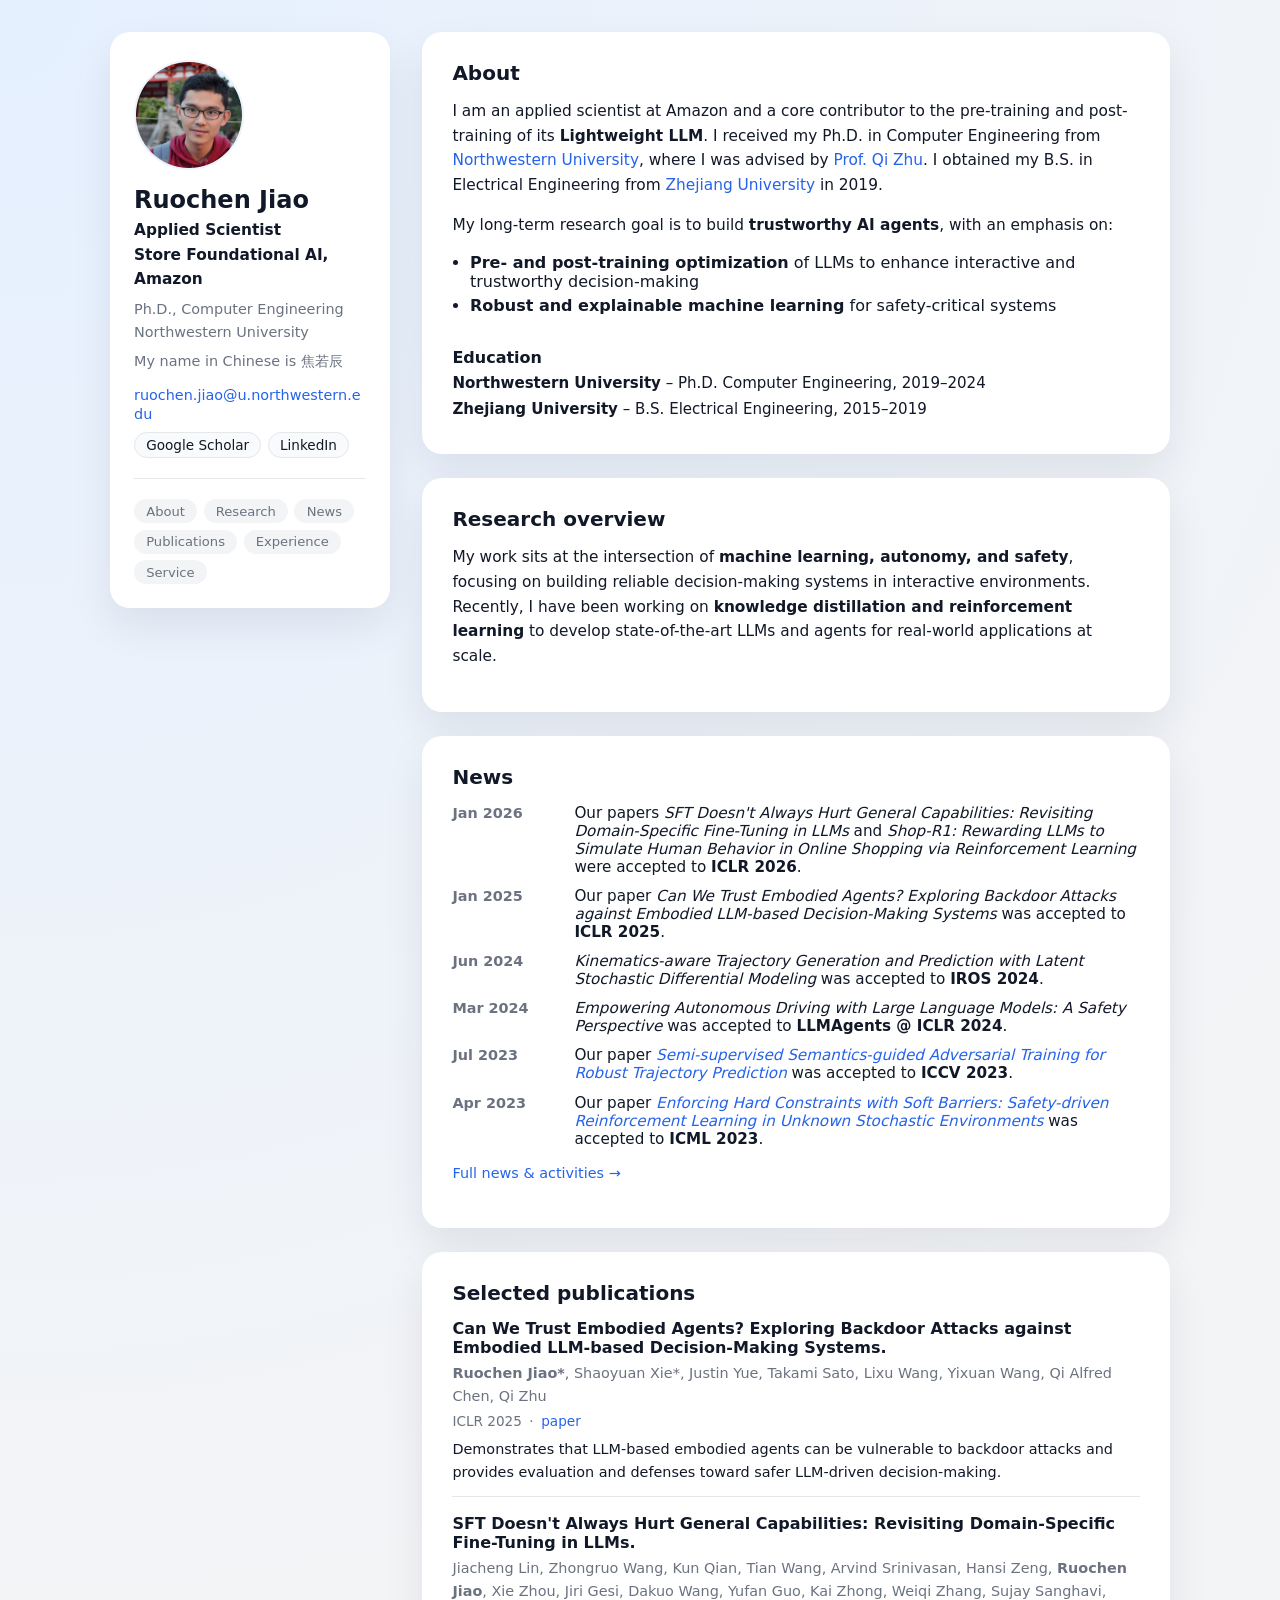
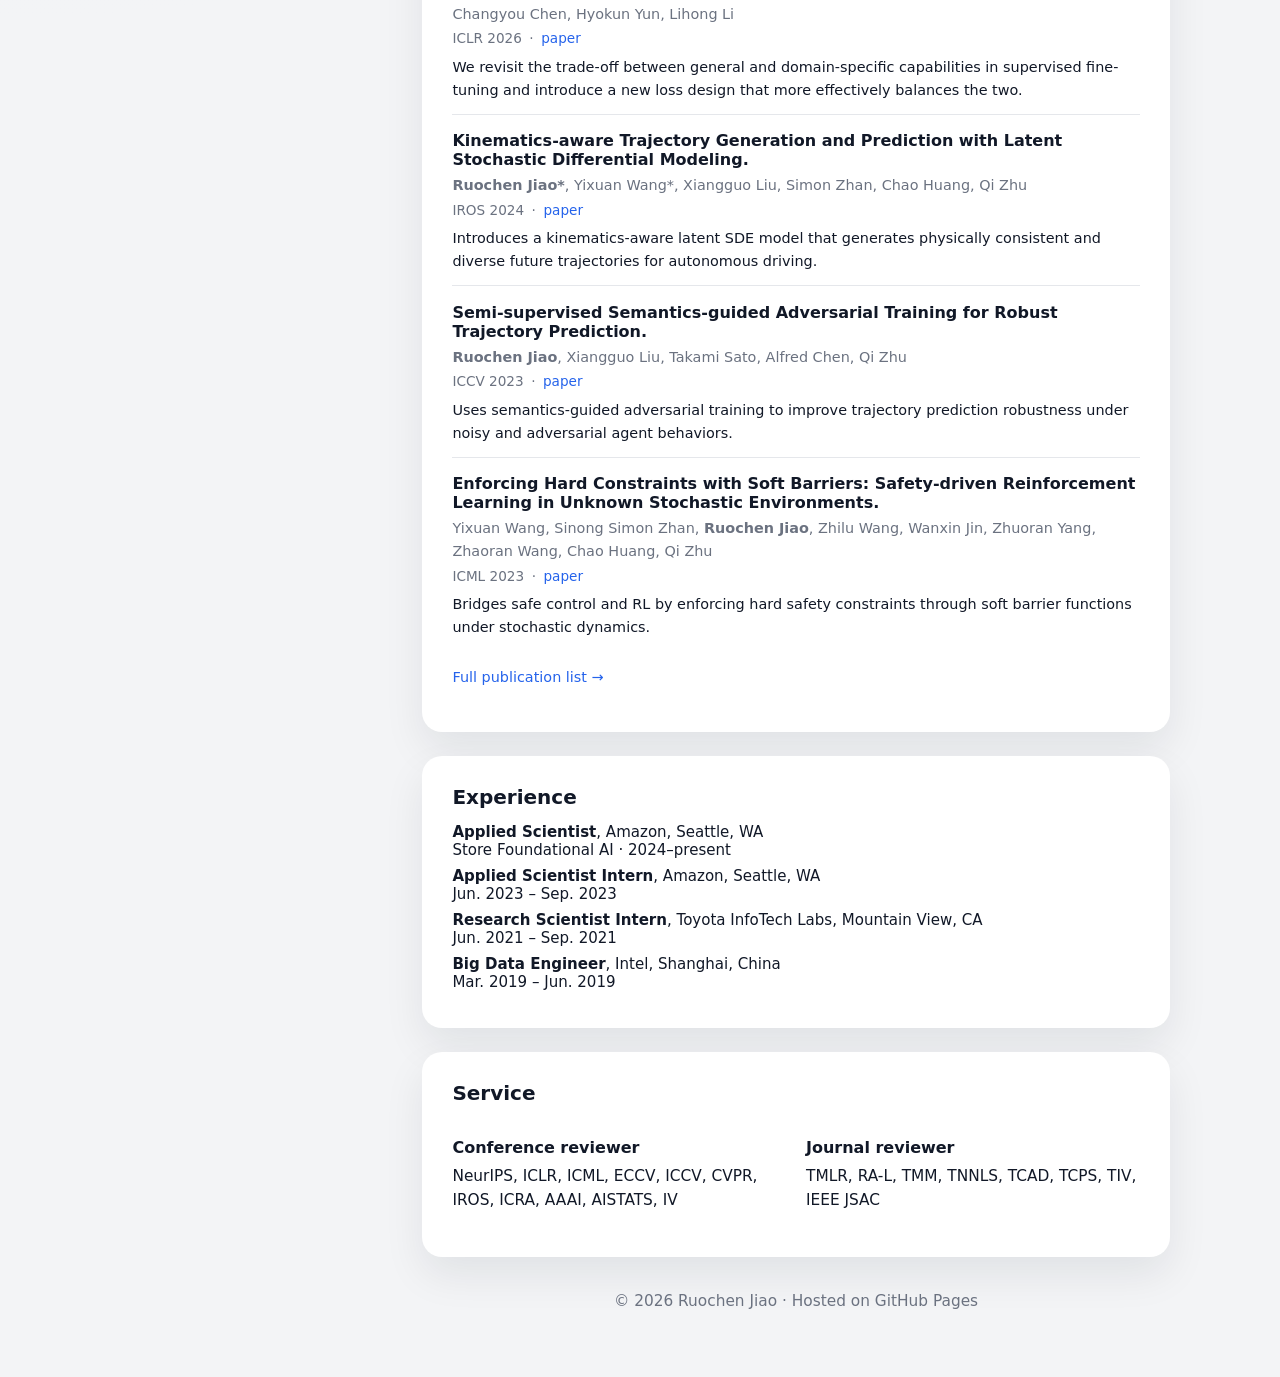
<file: index.html>
<!DOCTYPE html>
<html lang="en">
<head>
  <meta charset="UTF-8">
  <title>Ruochen Jiao's Homepage</title>
  <meta name="viewport" content="width=device-width, initial-scale=1">
  <meta name="description" content="Ruochen Jiao">
  <style>
    :root {
      --bg: #f3f4f6;
      --card-bg: #ffffff;
      --accent: #2563eb;
      --accent-soft: rgba(37, 99, 235, 0.08);
      --border-subtle: #e5e7eb;
      --text-main: #111827;
      --text-muted: #6b7280;
      --shadow-soft: 0 18px 40px rgba(15, 23, 42, 0.08);
      --radius-lg: 1.25rem;
    }

    *, *::before, *::after { box-sizing: border-box; }

    html { scroll-behavior: smooth; }

    body {
      margin: 0;
      padding: 0;
      font-family: -apple-system, BlinkMacSystemFont, "Segoe UI", system-ui,
        -system-ui, "Helvetica Neue", Arial, sans-serif;
      color: var(--text-main);
      background: radial-gradient(circle at top left, #e5f0ff 0, transparent 50%),
                  var(--bg);
    }

    .page {
      max-width: 1100px;
      margin: 0 auto;
      padding: 2rem 1.25rem 3rem;
      display: grid;
      grid-template-columns: 280px minmax(0, 1fr);
      gap: 2rem;
      align-items: flex-start;
    }

    .sidebar {
      position: sticky;
      top: 1.5rem;
      align-self: flex-start;
      background: var(--card-bg);
      border-radius: var(--radius-lg);
      padding: 1.75rem 1.5rem 1.5rem;
      box-shadow: var(--shadow-soft);
    }

    .content {
      display: flex;
      flex-direction: column;
      gap: 1.5rem;
    }

    .profile { text-align: left; }

    .avatar-wrapper {
      width: 110px;
      height: 110px;
      border-radius: 999px;
      overflow: hidden;
      margin-bottom: 1rem;
      border: 2px solid var(--accent-soft);
    }

    .avatar {
      width: 100%;
      height: 100%;
      object-fit: cover;
      display: block;
    }

    .name {
      font-size: 1.5rem;
      margin: 0 0 0.25rem;
    }

    .title {
      margin: 0 0 0.4rem;
      font-weight: 600;
      color: var(--text-main);
    }

    .meta {
      margin: 0 0 0.35rem;
      font-size: 0.9rem;
      color: var(--text-muted);
    }

    .zh {
      font-family: "SF Pro", system-ui, -apple-system, "PingFang SC", sans-serif;
    }

    .contact-block {
      margin-top: 0.75rem;
      margin-bottom: 0.25rem;
    }

    .contact-block a {
      font-size: 0.9rem;
      color: var(--accent);
      text-decoration: none;
      word-break: break-all;
    }

    .contact-block a:hover { text-decoration: underline; }

    .link-row {
      display: flex;
      flex-wrap: wrap;
      gap: 0.4rem;
      margin-top: 0.6rem;
      margin-bottom: 0.5rem;
    }

    .link-row a {
      font-size: 0.85rem;
      padding: 0.25rem 0.7rem;
      border-radius: 999px;
      border: 1px solid var(--border-subtle);
      text-decoration: none;
      color: var(--text-main);
      background: #f9fafb;
    }

    .link-row a:hover {
      border-color: var(--accent);
      color: var(--accent);
    }

    .nav-links {
      margin-top: 1.25rem;
      padding-top: 1.25rem;
      border-top: 1px solid var(--border-subtle);
      display: flex;
      flex-wrap: wrap;
      gap: 0.4rem;
    }

    .nav-links a {
      font-size: 0.82rem;
      padding: 0.22rem 0.7rem;
      border-radius: 999px;
      border: 1px solid transparent;
      text-decoration: none;
      color: var(--text-muted);
      background: #f3f4f6;
    }

    .nav-links a:hover {
      color: var(--accent);
      border-color: var(--accent-soft);
      background: #eff6ff;
    }

    .card {
      background: var(--card-bg);
      border-radius: var(--radius-lg);
      padding: 1.8rem 1.9rem;
      box-shadow: var(--shadow-soft);
    }

    .card h2 {
      margin-top: 0;
      margin-bottom: 0.9rem;
      font-size: 1.25rem;
    }

    .card h3 {
      margin-top: 1.1rem;
      margin-bottom: 0.4rem;
      font-size: 1rem;
    }

    p {
      margin-top: 0;
      line-height: 1.6;
      font-size: 0.96rem;
    }

    a { color: var(--accent); text-decoration: none; }
    a:hover { text-decoration: underline; }

    .nice-list {
      padding-left: 1.1rem;
      margin: 0.6rem 0 0;
    }

    .nice-list li { margin-bottom: 0.3rem; }

    .compact-list {
      list-style: none;
      padding-left: 0;
      margin: 0;
    }

    .compact-list li {
      margin-bottom: 0.5rem;
      font-size: 0.94rem;
    }

    .two-col {
      display: grid;
      grid-template-columns: repeat(auto-fit, minmax(230px, 1fr));
      gap: 1.25rem;
      margin-top: 1rem;
    }

    .timeline {
      list-style: none;
      padding-left: 0;
      margin: 0.5rem 0 0;
      display: flex;
      flex-direction: column;
      gap: 0.7rem;
    }

    .timeline li {
      display: grid;
      grid-template-columns: 110px minmax(0, 1fr);
      gap: 0.75rem;
      align-items: baseline;
      font-size: 0.95rem;
    }

    .time-label {
      font-weight: 600;
      color: var(--text-muted);
      font-size: 0.9rem;
    }

    .more-link {
      margin-top: 0.9rem;
      font-size: 0.9rem;
    }

    .pub {
      padding: 0.75rem 0;
      border-top: 1px solid var(--border-subtle);
    }

    .pub:first-of-type {
      border-top: none;
      padding-top: 0;
    }

    .pub h3 {
      margin-top: 0.3rem;
      margin-bottom: 0.3rem;
      font-size: 1rem;
    }

    .pub-authors {
      margin: 0.1rem 0;
      font-size: 0.9rem;
      color: var(--text-muted);
    }

    .pub-meta {
      margin: 0.15rem 0 0.35rem;
      font-size: 0.85rem;
      color: var(--text-muted);
    }

    .pub-meta span { margin-right: 0.2rem; }

    .pub-desc {
      margin: 0;
      font-size: 0.9rem;
    }

    .footer {
      text-align: center;
      font-size: 0.8rem;
      color: var(--text-muted);
      margin-top: 0.5rem;
    }

    @media (max-width: 900px) {
      .page {
        grid-template-columns: 1fr;
        padding-top: 1.5rem;
      }

      .sidebar {
        position: static;
        box-shadow: 0 10px 25px rgba(15, 23, 42, 0.08);
      }
    }

    @media (max-width: 600px) {
      .card {
        padding: 1.4rem 1.3rem;
        border-radius: 1rem;
      }

      .timeline li {
        grid-template-columns: 90px minmax(0, 1fr);
      }

      .avatar-wrapper {
        width: 90px;
        height: 90px;
      }

      .name { font-size: 1.35rem; }
    }
  </style>
</head>
<body>
  <div class="page">
    <aside class="sidebar">
      <div class="profile">
        <div class="avatar-wrapper">
          <!-- Replace with your actual photo path if different -->
          <img src="pic/RJ_1.jpg" alt="Ruochen Jiao" class="avatar">
        </div>
        <h1 class="name">Ruochen Jiao</h1>
        <p class="title">Applied Scientist<br>Store Foundational AI, Amazon</p>
        <p class="meta">Ph.D., Computer Engineering<br>Northwestern University</p>
        <p class="meta">My name in Chinese is <span class="zh">焦若辰</span></p>

        <div class="contact-block">
          <a href="mailto:ruochen.jiao@u.northwestern.edu">ruochen.jiao@u.northwestern.edu</a>
        </div>

        <div class="link-row">
          <a href="https://scholar.google.com/citations?user=czdJjekAAAAJ&hl=en&oi=ao" target="_blank" rel="noopener">Google Scholar</a>
          <a href="https://www.linkedin.com/in/ruochen-jiao-781512161/" target="_blank" rel="noopener">LinkedIn</a>
        </div>
      </div>

      <nav class="nav-links">
        <a href="#about">About</a>
        <a href="#research">Research</a>
        <a href="#news">News</a>
        <a href="#publications">Publications</a>
        <a href="#experience">Experience</a>
        <a href="#service">Service</a>
      </nav>
    </aside>

    <main class="content">
      <section id="about" class="card">
        <h2>About</h2>
        <p>
          I am an applied scientist at Amazon and a core contributor to the pre-training and post-training of its <strong>Lightweight LLM</strong>.
          I received my Ph.D. in Computer Engineering from
          <a href="https://www.northwestern.edu" target="_blank" rel="noopener">Northwestern University</a>,
          where I was advised by
          <a href="https://www.mccormick.northwestern.edu/research-faculty/directory/profiles/zhu-qi.html" target="_blank" rel="noopener">Prof. Qi Zhu</a>.
          I obtained my B.S. in Electrical Engineering from
          <a href=https://www.zju.edu.cn/english/" target="_blank" rel="noopener">Zhejiang University</a> in 2019.
        </p>
        <p>
          My long-term research goal is to build <strong>trustworthy AI agents</strong>, with an emphasis on:
        </p>
        <ul class="nice-list">
          <li><strong>Pre- and post-training optimization</strong> of LLMs to enhance interactive and trustworthy decision-making</li>
          <li><strong>Robust and explainable machine learning</strong> for safety-critical systems</li>
        </ul>

        <div class="two-col">
          <div>
            <h3>Education</h3>
            <ul class="compact-list">
              <li><strong>Northwestern University</strong> – Ph.D. Computer Engineering, 2019–2024</li>
              <li><strong>Zhejiang University</strong> – B.S. Electrical Engineering, 2015–2019</li>
            </ul>
          </div>
        </div>
      </section>

      <section id="research" class="card">
        <h2>Research overview</h2>
        <p>
          My work sits at the intersection of <strong>machine learning, autonomy, and safety</strong>,
        focusing on building reliable decision-making systems in interactive environments.
        Recently, I have been working on
        <strong>knowledge distillation and reinforcement learning</strong>
        to develop state-of-the-art LLMs and agents for real-world applications at scale.
          <!--  I study both the <em>capabilities</em> and the <em>failure modes</em> of learning-enabled systems,
          with current projects spanning: -->
         
        </p>

        <!--  
        <ul class="nice-list">
          <li>
            <strong>Trustworthy embodied agents:</strong>
            backdoor and robustness analysis of LLM-based agents in simulated environments.
          </li>
          <li>
            <strong>Safe decision-making with LLMs:</strong>
            leveraging LLMs for planning and control in autonomous driving while preserving safety guarantees.
          </li>
          <li>
            <strong>Trajectory prediction and generation:</strong>
            kinematics-aware generative models and adversarially robust predictors for interactive traffic scenarios.
          </li>
          <li>
            <strong>Safety-driven reinforcement learning:</strong>
            integrating control-theoretic constraints (e.g., barriers) into RL for unknown stochastic environments.
          </li>
        </ul>
         -->
      </section>

      <section id="news" class="card">
        <h2>News</h2>
        <ul class="timeline">
          <li>
            <span class="time-label">Jan 2026</span>
            <div>
              Our papers
              <em>SFT Doesn't Always Hurt General Capabilities: Revisiting Domain-Specific Fine-Tuning in LLMs</em> and <em>Shop-R1: Rewarding LLMs to Simulate Human Behavior in Online Shopping via Reinforcement Learning</em>
              were accepted to <strong>ICLR 2026</strong>.
            </div>
          </li>
          <li>
            <span class="time-label">Jan 2025</span>
            <div>
              Our paper
              <em>Can We Trust Embodied Agents? Exploring Backdoor Attacks against Embodied LLM-based Decision-Making Systems</em>
              was accepted to <strong>ICLR 2025</strong>.
            </div>
          </li>
          <li>
            <span class="time-label">Jun 2024</span>
            <div>
              <em>Kinematics-aware Trajectory Generation and Prediction with Latent Stochastic Differential Modeling</em>
              was accepted to <strong>IROS 2024</strong>.
            </div>
          </li>
          <li>
            <span class="time-label">Mar 2024</span>
            <div>
              <em>Empowering Autonomous Driving with Large Language Models: A Safety Perspective</em>
              was accepted to <strong>LLMAgents @ ICLR 2024</strong>.
            </div>
          </li>
         <li>
          <span class="time-label">Jul 2023</span>
          <div>
            Our paper
            <a href="https://arxiv.org/pdf/2205.14230.pdf" target="_blank" rel="noopener">
              <em>Semi-supervised Semantics-guided Adversarial Training for Robust Trajectory Prediction</em>
            </a>
            was accepted to <strong>ICCV 2023</strong>.
          </div>
        </li>
        <li>
          <span class="time-label">Apr 2023</span>
          <div>
            Our paper
            <a href="https://arxiv.org/pdf/2209.15090.pdf" target="_blank" rel="noopener">
              <em>Enforcing Hard Constraints with Soft Barriers: Safety-driven Reinforcement Learning in Unknown Stochastic Environments</em>
            </a>
            was accepted to <strong>ICML 2023</strong>.
          </div>
        </li>
        </ul>
        <p class="more-link">
          <a href="activities.html">Full news &amp; activities →</a>
        </p>
      </section>

      <section id="publications" class="card">
        <h2>Selected publications</h2>

        <article class="pub">
          <h3>Can We Trust Embodied Agents? Exploring Backdoor Attacks against Embodied LLM-based Decision-Making Systems.</h3>
          <p class="pub-authors">
            <strong>Ruochen Jiao*</strong>, Shaoyuan Xie*, Justin Yue, Takami Sato, Lixu Wang, Yixuan Wang,
            Qi Alfred Chen, Qi Zhu
          </p>
          <p class="pub-meta">
            <span>ICLR 2025</span>
            <span>·</span>
            <a href="https://arxiv.org/abs/2405.20774" target="_blank" rel="noopener">paper</a>
          </p>
          <p class="pub-desc">
            Demonstrates that LLM-based embodied agents can be vulnerable to backdoor attacks and provides
            evaluation and defenses toward safer LLM-driven decision-making.
          </p>
        </article>

        <article class="pub">
          <h3>SFT Doesn't Always Hurt General Capabilities: Revisiting Domain-Specific Fine-Tuning in LLMs.</h3>
          <p class="pub-authors">
            Jiacheng Lin, Zhongruo Wang, Kun Qian, Tian Wang, Arvind Srinivasan, Hansi Zeng, <strong>Ruochen Jiao</strong>, Xie Zhou, Jiri Gesi, Dakuo Wang, Yufan Guo, Kai Zhong, Weiqi Zhang, Sujay Sanghavi, Changyou Chen, Hyokun Yun, Lihong Li
          </p>
          <p class="pub-meta">
            <span>ICLR 2026</span>
            <span>·</span>
            <a href="https://arxiv.org/abs/2509.20758" target="_blank" rel="noopener">paper</a>
          </p>
          <p class="pub-desc">
            We revisit the trade-off between general and domain-specific capabilities in supervised fine-tuning and introduce a new loss design that more effectively balances the two.
          </p>
        </article>

        <article class="pub">
          <h3>Kinematics-aware Trajectory Generation and Prediction with Latent Stochastic Differential Modeling.</h3>
          <p class="pub-authors">
            <strong>Ruochen Jiao*</strong>, Yixuan Wang*, Xiangguo Liu, Simon Zhan, Chao Huang, Qi Zhu
          </p>
          <p class="pub-meta">
            <span>IROS 2024</span>
            <span>·</span>
            <a href="https://ieeexplore.ieee.org/abstract/document/10802438" target="_blank" rel="noopener">paper</a>
          </p>
          <p class="pub-desc">
            Introduces a kinematics-aware latent SDE model that generates physically consistent and diverse
            future trajectories for autonomous driving.
          </p>
        </article>

        <article class="pub">
          <h3>Semi-supervised Semantics-guided Adversarial Training for Robust Trajectory Prediction.</h3>
          <p class="pub-authors">
            <strong>Ruochen Jiao</strong>, Xiangguo Liu, Takami Sato, Alfred Chen, Qi Zhu
          </p>
          <p class="pub-meta">
            <span>ICCV 2023</span>
            <span>·</span>
            <a href="https://openaccess.thecvf.com/content/ICCV2023/html/Jiao_Semi-supervised_Semantics-guided_Adversarial_Training_for_Robust_Trajectory_Prediction_ICCV_2023_paper.html" target="_blank" rel="noopener">paper</a>
          </p>
          <p class="pub-desc">
            Uses semantics-guided adversarial training to improve trajectory prediction robustness under noisy
            and adversarial agent behaviors.
          </p>
        </article>

        <article class="pub">
          <h3>Enforcing Hard Constraints with Soft Barriers: Safety-driven Reinforcement Learning in Unknown Stochastic Environments.</h3>
          <p class="pub-authors">
            Yixuan Wang, Sinong Simon Zhan, <strong>Ruochen Jiao</strong>, Zhilu Wang, Wanxin Jin,
            Zhuoran Yang, Zhaoran Wang, Chao Huang, Qi Zhu
          </p>
          <p class="pub-meta">
            <span>ICML 2023</span>
            <span>·</span>
            <a href="https://proceedings.mlr.press/v202/wang23as.html" target="_blank" rel="noopener">paper</a>
          </p>
          <p class="pub-desc">
            Bridges safe control and RL by enforcing hard safety constraints through soft barrier functions
            under stochastic dynamics.
          </p>
        </article>

        <p class="more-link">
          <a href="publications.html">Full publication list →</a>
        </p>
      </section>

      <section id="experience" class="card">
        <h2>Experience</h2>
        <ul class="compact-list">
          <li>
            <strong>Applied Scientist</strong>, Amazon, Seattle, WA<br>
            Store Foundational AI · 2024–present
          </li>
          <li>
            <strong>Applied Scientist Intern</strong>, Amazon, Seattle, WA<br>
            Jun. 2023 – Sep. 2023 
          </li>
          <li>
            <strong>Research Scientist Intern</strong>, Toyota InfoTech Labs, Mountain View, CA<br>
            Jun. 2021 – Sep. 2021 
          </li>
          <li>
            <strong>Big Data Engineer</strong>, Intel, Shanghai, China<br>
            Mar. 2019 – Jun. 2019
          </li>
        </ul>
      </section>

      <section id="service" class="card">
        <h2>Service</h2>
        <div class="two-col">
          <div>
            <h3>Conference reviewer</h3>
            <p> NeurIPS, ICLR, ICML, ECCV, ICCV, CVPR, IROS, ICRA, AAAI, AISTATS, IV</p>
          </div>
          <div>
            <h3>Journal reviewer</h3>
            <p>TMLR, RA-L, TMM, TNNLS, TCAD, TCPS, TIV, IEEE JSAC</p>
          </div>
        </div>
      </section>

      <footer class="footer">
        <p>© <span id="year"></span> Ruochen Jiao · Hosted on GitHub Pages</p>
      </footer>
    </main>
  </div>

  <script>
    document.getElementById('year').textContent = new Date().getFullYear();
  </script>
</body>
</html>
</file>
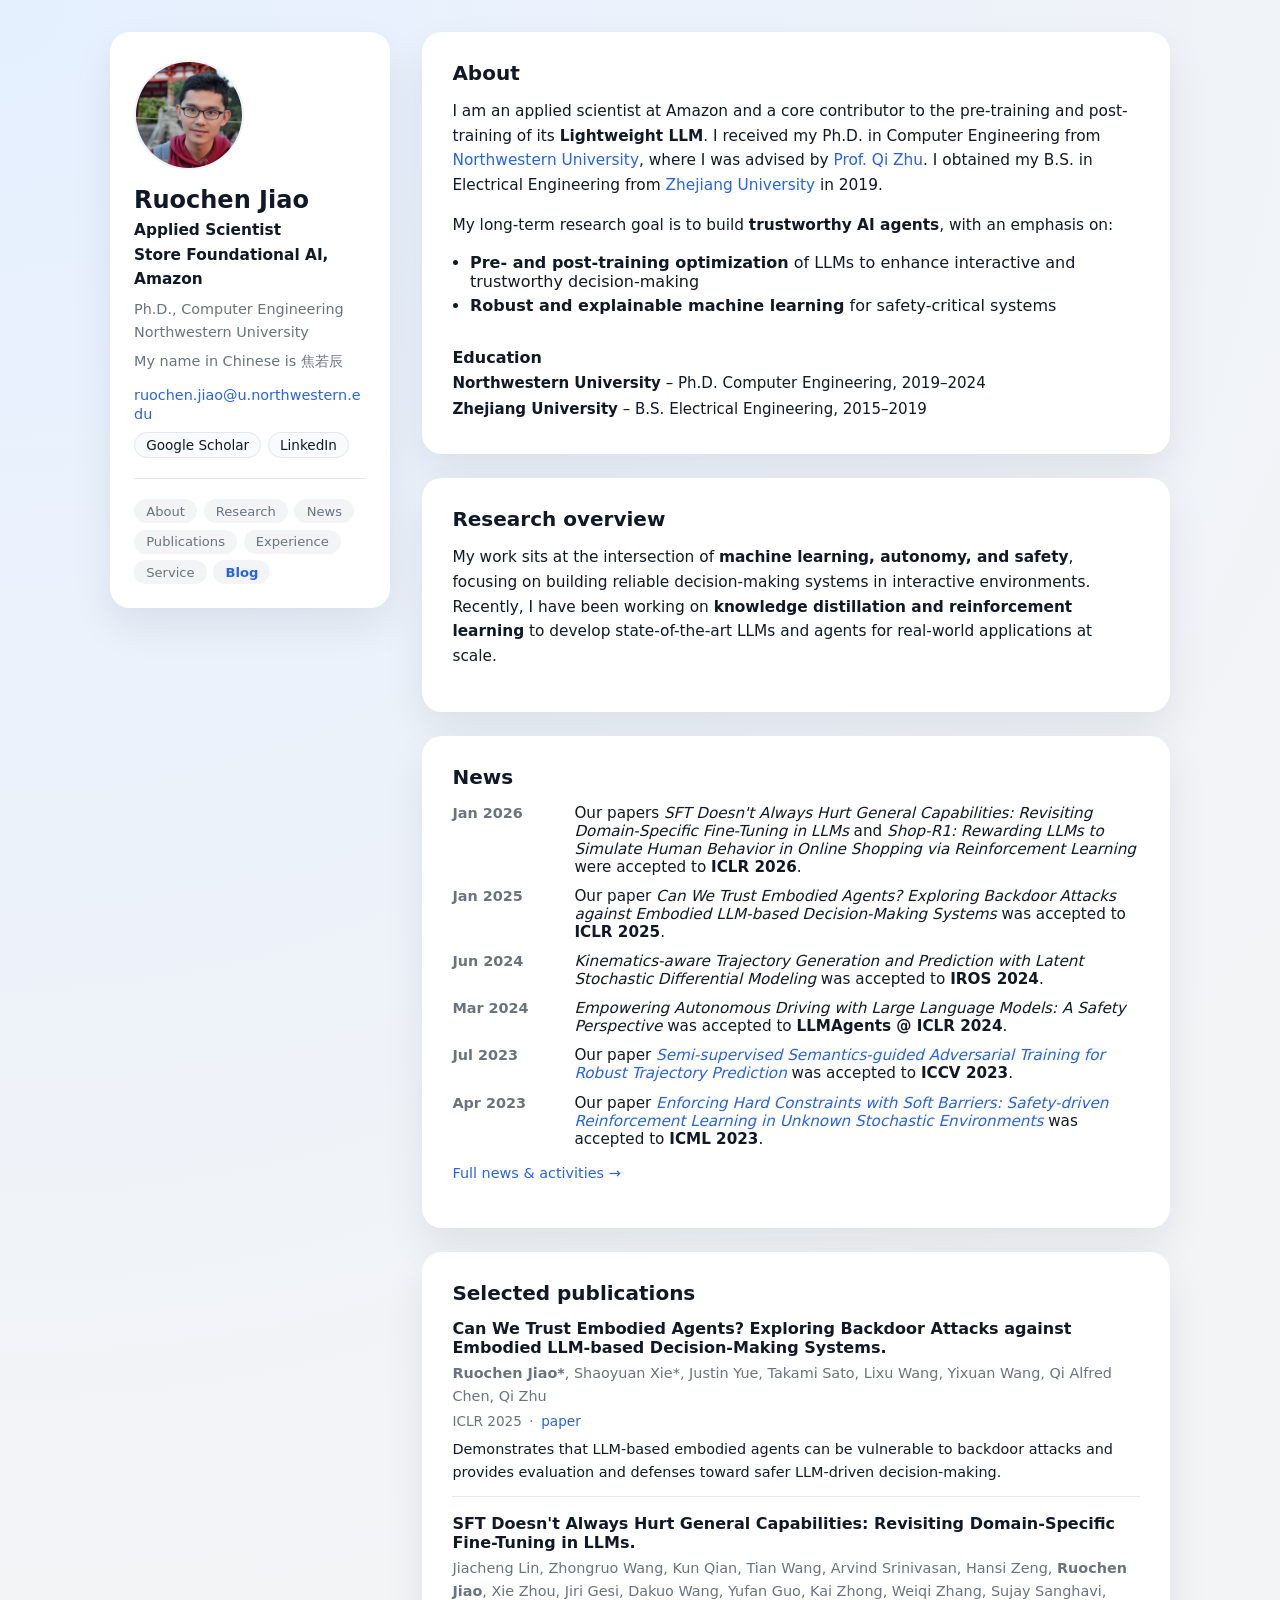
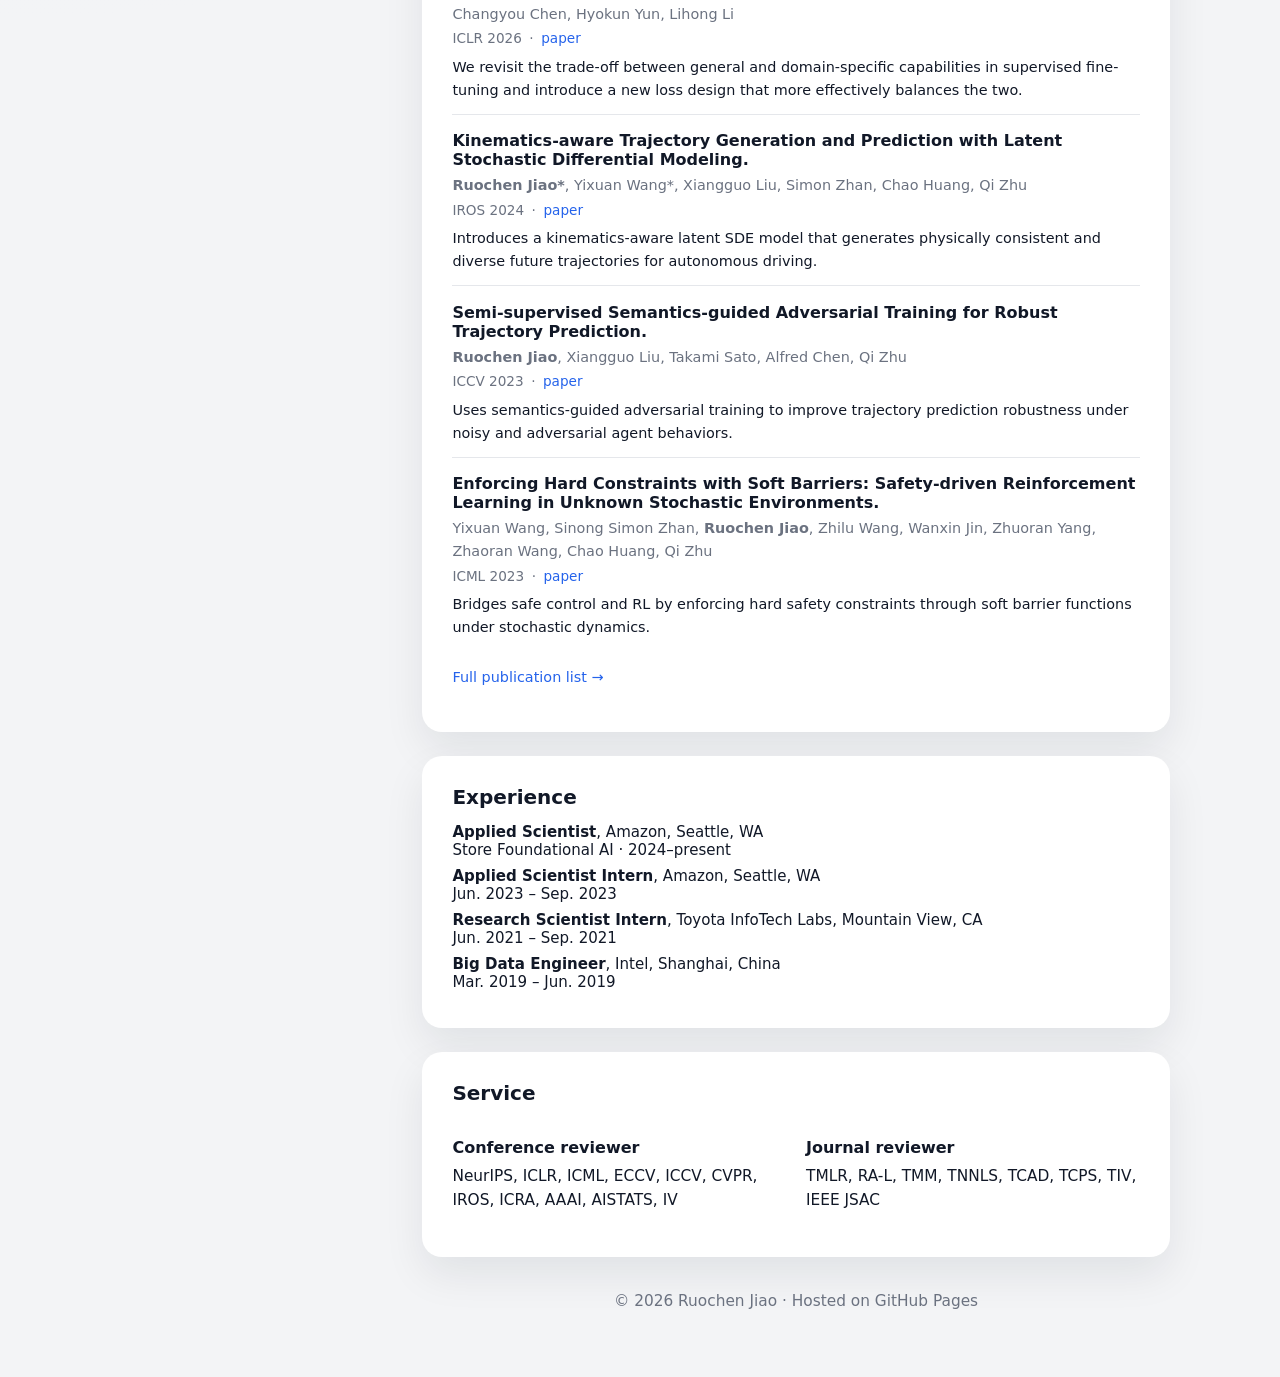
<file: archive/index.html>
<!DOCTYPE html>
<html lang="en">
<head>
  <meta charset="UTF-8">
  <title>Ruochen Jiao's Homepage</title>
  <meta name="viewport" content="width=device-width, initial-scale=1">
  <meta name="description" content="Ruochen Jiao">
  <style>
    :root {
      --bg: #f3f4f6;
      --card-bg: #ffffff;
      --accent: #2563eb;
      --accent-soft: rgba(37, 99, 235, 0.08);
      --border-subtle: #e5e7eb;
      --text-main: #111827;
      --text-muted: #6b7280;
      --shadow-soft: 0 18px 40px rgba(15, 23, 42, 0.08);
      --radius-lg: 1.25rem;
    }

    *, *::before, *::after { box-sizing: border-box; }

    html { scroll-behavior: smooth; }

    body {
      margin: 0;
      padding: 0;
      font-family: -apple-system, BlinkMacSystemFont, "Segoe UI", system-ui,
        -system-ui, "Helvetica Neue", Arial, sans-serif;
      color: var(--text-main);
      background: radial-gradient(circle at top left, #e5f0ff 0, transparent 50%),
                  var(--bg);
    }

    .page {
      max-width: 1100px;
      margin: 0 auto;
      padding: 2rem 1.25rem 3rem;
      display: grid;
      grid-template-columns: 280px minmax(0, 1fr);
      gap: 2rem;
      align-items: flex-start;
    }

    .sidebar {
      position: sticky;
      top: 1.5rem;
      align-self: flex-start;
      background: var(--card-bg);
      border-radius: var(--radius-lg);
      padding: 1.75rem 1.5rem 1.5rem;
      box-shadow: var(--shadow-soft);
    }

    .content {
      display: flex;
      flex-direction: column;
      gap: 1.5rem;
    }

    .profile { text-align: left; }

    .avatar-wrapper {
      width: 110px;
      height: 110px;
      border-radius: 999px;
      overflow: hidden;
      margin-bottom: 1rem;
      border: 2px solid var(--accent-soft);
    }

    .avatar {
      width: 100%;
      height: 100%;
      object-fit: cover;
      display: block;
    }

    .name {
      font-size: 1.5rem;
      margin: 0 0 0.25rem;
    }

    .title {
      margin: 0 0 0.4rem;
      font-weight: 600;
      color: var(--text-main);
    }

    .meta {
      margin: 0 0 0.35rem;
      font-size: 0.9rem;
      color: var(--text-muted);
    }

    .zh {
      font-family: "SF Pro", system-ui, -apple-system, "PingFang SC", sans-serif;
    }

    .contact-block {
      margin-top: 0.75rem;
      margin-bottom: 0.25rem;
    }

    .contact-block a {
      font-size: 0.9rem;
      color: var(--accent);
      text-decoration: none;
      word-break: break-all;
    }

    .contact-block a:hover { text-decoration: underline; }

    .link-row {
      display: flex;
      flex-wrap: wrap;
      gap: 0.4rem;
      margin-top: 0.6rem;
      margin-bottom: 0.5rem;
    }

    .link-row a {
      font-size: 0.85rem;
      padding: 0.25rem 0.7rem;
      border-radius: 999px;
      border: 1px solid var(--border-subtle);
      text-decoration: none;
      color: var(--text-main);
      background: #f9fafb;
    }

    .link-row a:hover {
      border-color: var(--accent);
      color: var(--accent);
    }

    .nav-links {
      margin-top: 1.25rem;
      padding-top: 1.25rem;
      border-top: 1px solid var(--border-subtle);
      display: flex;
      flex-wrap: wrap;
      gap: 0.4rem;
    }

    .nav-links a {
      font-size: 0.82rem;
      padding: 0.22rem 0.7rem;
      border-radius: 999px;
      border: 1px solid transparent;
      text-decoration: none;
      color: var(--text-muted);
      background: #f3f4f6;
    }

    .nav-links a:hover {
      color: var(--accent);
      border-color: var(--accent-soft);
      background: #eff6ff;
    }

    .card {
      background: var(--card-bg);
      border-radius: var(--radius-lg);
      padding: 1.8rem 1.9rem;
      box-shadow: var(--shadow-soft);
    }

    .card h2 {
      margin-top: 0;
      margin-bottom: 0.9rem;
      font-size: 1.25rem;
    }

    .card h3 {
      margin-top: 1.1rem;
      margin-bottom: 0.4rem;
      font-size: 1rem;
    }

    p {
      margin-top: 0;
      line-height: 1.6;
      font-size: 0.96rem;
    }

    a { color: var(--accent); text-decoration: none; }
    a:hover { text-decoration: underline; }

    .nice-list {
      padding-left: 1.1rem;
      margin: 0.6rem 0 0;
    }

    .nice-list li { margin-bottom: 0.3rem; }

    .compact-list {
      list-style: none;
      padding-left: 0;
      margin: 0;
    }

    .compact-list li {
      margin-bottom: 0.5rem;
      font-size: 0.94rem;
    }

    .two-col {
      display: grid;
      grid-template-columns: repeat(auto-fit, minmax(230px, 1fr));
      gap: 1.25rem;
      margin-top: 1rem;
    }

    .timeline {
      list-style: none;
      padding-left: 0;
      margin: 0.5rem 0 0;
      display: flex;
      flex-direction: column;
      gap: 0.7rem;
    }

    .timeline li {
      display: grid;
      grid-template-columns: 110px minmax(0, 1fr);
      gap: 0.75rem;
      align-items: baseline;
      font-size: 0.95rem;
    }

    .time-label {
      font-weight: 600;
      color: var(--text-muted);
      font-size: 0.9rem;
    }

    .more-link {
      margin-top: 0.9rem;
      font-size: 0.9rem;
    }

    .pub {
      padding: 0.75rem 0;
      border-top: 1px solid var(--border-subtle);
    }

    .pub:first-of-type {
      border-top: none;
      padding-top: 0;
    }

    .pub h3 {
      margin-top: 0.3rem;
      margin-bottom: 0.3rem;
      font-size: 1rem;
    }

    .pub-authors {
      margin: 0.1rem 0;
      font-size: 0.9rem;
      color: var(--text-muted);
    }

    .pub-meta {
      margin: 0.15rem 0 0.35rem;
      font-size: 0.85rem;
      color: var(--text-muted);
    }

    .pub-meta span { margin-right: 0.2rem; }

    .pub-desc {
      margin: 0;
      font-size: 0.9rem;
    }

    .footer {
      text-align: center;
      font-size: 0.8rem;
      color: var(--text-muted);
      margin-top: 0.5rem;
    }

    @media (max-width: 900px) {
      .page {
        grid-template-columns: 1fr;
        padding-top: 1.5rem;
      }

      .sidebar {
        position: static;
        box-shadow: 0 10px 25px rgba(15, 23, 42, 0.08);
      }
    }

    @media (max-width: 600px) {
      .card {
        padding: 1.4rem 1.3rem;
        border-radius: 1rem;
      }

      .timeline li {
        grid-template-columns: 90px minmax(0, 1fr);
      }

      .avatar-wrapper {
        width: 90px;
        height: 90px;
      }

      .name { font-size: 1.35rem; }
    }
  </style>
</head>
<body>
  <div class="page">
    <aside class="sidebar">
      <div class="profile">
        <div class="avatar-wrapper">
          <!-- Replace with your actual photo path if different -->
          <img src="pic/RJ_1.jpg" alt="Ruochen Jiao" class="avatar">
        </div>
        <h1 class="name">Ruochen Jiao</h1>
        <p class="title">Applied Scientist<br>Store Foundational AI, Amazon</p>
        <p class="meta">Ph.D., Computer Engineering<br>Northwestern University</p>
        <p class="meta">My name in Chinese is <span class="zh">焦若辰</span></p>

        <div class="contact-block">
          <a href="mailto:ruochen.jiao@u.northwestern.edu">ruochen.jiao@u.northwestern.edu</a>
        </div>

        <div class="link-row">
          <a href="https://scholar.google.com/citations?user=czdJjekAAAAJ&hl=en&oi=ao" target="_blank" rel="noopener">Google Scholar</a>
          <a href="https://www.linkedin.com/in/ruochen-jiao-781512161/" target="_blank" rel="noopener">LinkedIn</a>
        </div>
      </div>

      <nav class="nav-links">
        <a href="#about">About</a>
        <a href="#research">Research</a>
        <a href="#news">News</a>
        <a href="#publications">Publications</a>
        <a href="#experience">Experience</a>
        <a href="#service">Service</a>
        <a href="/blog/" style="color:var(--accent);font-weight:600;">Blog</a>
      </nav>
    </aside>

    <main class="content">
      <section id="about" class="card">
        <h2>About</h2>
        <p>
          I am an applied scientist at Amazon and a core contributor to the pre-training and post-training of its <strong>Lightweight LLM</strong>.
          I received my Ph.D. in Computer Engineering from
          <a href="https://www.northwestern.edu" target="_blank" rel="noopener">Northwestern University</a>,
          where I was advised by
          <a href="https://www.mccormick.northwestern.edu/research-faculty/directory/profiles/zhu-qi.html" target="_blank" rel="noopener">Prof. Qi Zhu</a>.
          I obtained my B.S. in Electrical Engineering from
          <a href=https://www.zju.edu.cn/english/" target="_blank" rel="noopener">Zhejiang University</a> in 2019.
        </p>
        <p>
          My long-term research goal is to build <strong>trustworthy AI agents</strong>, with an emphasis on:
        </p>
        <ul class="nice-list">
          <li><strong>Pre- and post-training optimization</strong> of LLMs to enhance interactive and trustworthy decision-making</li>
          <li><strong>Robust and explainable machine learning</strong> for safety-critical systems</li>
        </ul>

        <div class="two-col">
          <div>
            <h3>Education</h3>
            <ul class="compact-list">
              <li><strong>Northwestern University</strong> – Ph.D. Computer Engineering, 2019–2024</li>
              <li><strong>Zhejiang University</strong> – B.S. Electrical Engineering, 2015–2019</li>
            </ul>
          </div>
        </div>
      </section>

      <section id="research" class="card">
        <h2>Research overview</h2>
        <p>
          My work sits at the intersection of <strong>machine learning, autonomy, and safety</strong>,
        focusing on building reliable decision-making systems in interactive environments.
        Recently, I have been working on
        <strong>knowledge distillation and reinforcement learning</strong>
        to develop state-of-the-art LLMs and agents for real-world applications at scale.
          <!--  I study both the <em>capabilities</em> and the <em>failure modes</em> of learning-enabled systems,
          with current projects spanning: -->
         
        </p>

        <!--  
        <ul class="nice-list">
          <li>
            <strong>Trustworthy embodied agents:</strong>
            backdoor and robustness analysis of LLM-based agents in simulated environments.
          </li>
          <li>
            <strong>Safe decision-making with LLMs:</strong>
            leveraging LLMs for planning and control in autonomous driving while preserving safety guarantees.
          </li>
          <li>
            <strong>Trajectory prediction and generation:</strong>
            kinematics-aware generative models and adversarially robust predictors for interactive traffic scenarios.
          </li>
          <li>
            <strong>Safety-driven reinforcement learning:</strong>
            integrating control-theoretic constraints (e.g., barriers) into RL for unknown stochastic environments.
          </li>
        </ul>
         -->
      </section>

      <section id="news" class="card">
        <h2>News</h2>
        <ul class="timeline">
          <li>
            <span class="time-label">Jan 2026</span>
            <div>
              Our papers
              <em>SFT Doesn't Always Hurt General Capabilities: Revisiting Domain-Specific Fine-Tuning in LLMs</em> and <em>Shop-R1: Rewarding LLMs to Simulate Human Behavior in Online Shopping via Reinforcement Learning</em>
              were accepted to <strong>ICLR 2026</strong>.
            </div>
          </li>
          <li>
            <span class="time-label">Jan 2025</span>
            <div>
              Our paper
              <em>Can We Trust Embodied Agents? Exploring Backdoor Attacks against Embodied LLM-based Decision-Making Systems</em>
              was accepted to <strong>ICLR 2025</strong>.
            </div>
          </li>
          <li>
            <span class="time-label">Jun 2024</span>
            <div>
              <em>Kinematics-aware Trajectory Generation and Prediction with Latent Stochastic Differential Modeling</em>
              was accepted to <strong>IROS 2024</strong>.
            </div>
          </li>
          <li>
            <span class="time-label">Mar 2024</span>
            <div>
              <em>Empowering Autonomous Driving with Large Language Models: A Safety Perspective</em>
              was accepted to <strong>LLMAgents @ ICLR 2024</strong>.
            </div>
          </li>
         <li>
          <span class="time-label">Jul 2023</span>
          <div>
            Our paper
            <a href="https://arxiv.org/pdf/2205.14230.pdf" target="_blank" rel="noopener">
              <em>Semi-supervised Semantics-guided Adversarial Training for Robust Trajectory Prediction</em>
            </a>
            was accepted to <strong>ICCV 2023</strong>.
          </div>
        </li>
        <li>
          <span class="time-label">Apr 2023</span>
          <div>
            Our paper
            <a href="https://arxiv.org/pdf/2209.15090.pdf" target="_blank" rel="noopener">
              <em>Enforcing Hard Constraints with Soft Barriers: Safety-driven Reinforcement Learning in Unknown Stochastic Environments</em>
            </a>
            was accepted to <strong>ICML 2023</strong>.
          </div>
        </li>
        </ul>
        <p class="more-link">
          <a href="activities.html">Full news &amp; activities →</a>
        </p>
      </section>

      <section id="publications" class="card">
        <h2>Selected publications</h2>

        <article class="pub">
          <h3>Can We Trust Embodied Agents? Exploring Backdoor Attacks against Embodied LLM-based Decision-Making Systems.</h3>
          <p class="pub-authors">
            <strong>Ruochen Jiao*</strong>, Shaoyuan Xie*, Justin Yue, Takami Sato, Lixu Wang, Yixuan Wang,
            Qi Alfred Chen, Qi Zhu
          </p>
          <p class="pub-meta">
            <span>ICLR 2025</span>
            <span>·</span>
            <a href="https://arxiv.org/abs/2405.20774" target="_blank" rel="noopener">paper</a>
          </p>
          <p class="pub-desc">
            Demonstrates that LLM-based embodied agents can be vulnerable to backdoor attacks and provides
            evaluation and defenses toward safer LLM-driven decision-making.
          </p>
        </article>

        <article class="pub">
          <h3>SFT Doesn't Always Hurt General Capabilities: Revisiting Domain-Specific Fine-Tuning in LLMs.</h3>
          <p class="pub-authors">
            Jiacheng Lin, Zhongruo Wang, Kun Qian, Tian Wang, Arvind Srinivasan, Hansi Zeng, <strong>Ruochen Jiao</strong>, Xie Zhou, Jiri Gesi, Dakuo Wang, Yufan Guo, Kai Zhong, Weiqi Zhang, Sujay Sanghavi, Changyou Chen, Hyokun Yun, Lihong Li
          </p>
          <p class="pub-meta">
            <span>ICLR 2026</span>
            <span>·</span>
            <a href="https://arxiv.org/abs/2509.20758" target="_blank" rel="noopener">paper</a>
          </p>
          <p class="pub-desc">
            We revisit the trade-off between general and domain-specific capabilities in supervised fine-tuning and introduce a new loss design that more effectively balances the two.
          </p>
        </article>

        <article class="pub">
          <h3>Kinematics-aware Trajectory Generation and Prediction with Latent Stochastic Differential Modeling.</h3>
          <p class="pub-authors">
            <strong>Ruochen Jiao*</strong>, Yixuan Wang*, Xiangguo Liu, Simon Zhan, Chao Huang, Qi Zhu
          </p>
          <p class="pub-meta">
            <span>IROS 2024</span>
            <span>·</span>
            <a href="https://ieeexplore.ieee.org/abstract/document/10802438" target="_blank" rel="noopener">paper</a>
          </p>
          <p class="pub-desc">
            Introduces a kinematics-aware latent SDE model that generates physically consistent and diverse
            future trajectories for autonomous driving.
          </p>
        </article>

        <article class="pub">
          <h3>Semi-supervised Semantics-guided Adversarial Training for Robust Trajectory Prediction.</h3>
          <p class="pub-authors">
            <strong>Ruochen Jiao</strong>, Xiangguo Liu, Takami Sato, Alfred Chen, Qi Zhu
          </p>
          <p class="pub-meta">
            <span>ICCV 2023</span>
            <span>·</span>
            <a href="https://openaccess.thecvf.com/content/ICCV2023/html/Jiao_Semi-supervised_Semantics-guided_Adversarial_Training_for_Robust_Trajectory_Prediction_ICCV_2023_paper.html" target="_blank" rel="noopener">paper</a>
          </p>
          <p class="pub-desc">
            Uses semantics-guided adversarial training to improve trajectory prediction robustness under noisy
            and adversarial agent behaviors.
          </p>
        </article>

        <article class="pub">
          <h3>Enforcing Hard Constraints with Soft Barriers: Safety-driven Reinforcement Learning in Unknown Stochastic Environments.</h3>
          <p class="pub-authors">
            Yixuan Wang, Sinong Simon Zhan, <strong>Ruochen Jiao</strong>, Zhilu Wang, Wanxin Jin,
            Zhuoran Yang, Zhaoran Wang, Chao Huang, Qi Zhu
          </p>
          <p class="pub-meta">
            <span>ICML 2023</span>
            <span>·</span>
            <a href="https://proceedings.mlr.press/v202/wang23as.html" target="_blank" rel="noopener">paper</a>
          </p>
          <p class="pub-desc">
            Bridges safe control and RL by enforcing hard safety constraints through soft barrier functions
            under stochastic dynamics.
          </p>
        </article>

        <p class="more-link">
          <a href="publications.html">Full publication list →</a>
        </p>
      </section>

      <section id="experience" class="card">
        <h2>Experience</h2>
        <ul class="compact-list">
          <li>
            <strong>Applied Scientist</strong>, Amazon, Seattle, WA<br>
            Store Foundational AI · 2024–present
          </li>
          <li>
            <strong>Applied Scientist Intern</strong>, Amazon, Seattle, WA<br>
            Jun. 2023 – Sep. 2023 
          </li>
          <li>
            <strong>Research Scientist Intern</strong>, Toyota InfoTech Labs, Mountain View, CA<br>
            Jun. 2021 – Sep. 2021 
          </li>
          <li>
            <strong>Big Data Engineer</strong>, Intel, Shanghai, China<br>
            Mar. 2019 – Jun. 2019
          </li>
        </ul>
      </section>

      <section id="service" class="card">
        <h2>Service</h2>
        <div class="two-col">
          <div>
            <h3>Conference reviewer</h3>
            <p> NeurIPS, ICLR, ICML, ECCV, ICCV, CVPR, IROS, ICRA, AAAI, AISTATS, IV</p>
          </div>
          <div>
            <h3>Journal reviewer</h3>
            <p>TMLR, RA-L, TMM, TNNLS, TCAD, TCPS, TIV, IEEE JSAC</p>
          </div>
        </div>
      </section>

      <footer class="footer">
        <p>© <span id="year"></span> Ruochen Jiao · Hosted on GitHub Pages</p>
      </footer>
    </main>
  </div>

  <script>
    document.getElementById('year').textContent = new Date().getFullYear();
  </script>
</body>
</html>
</file>
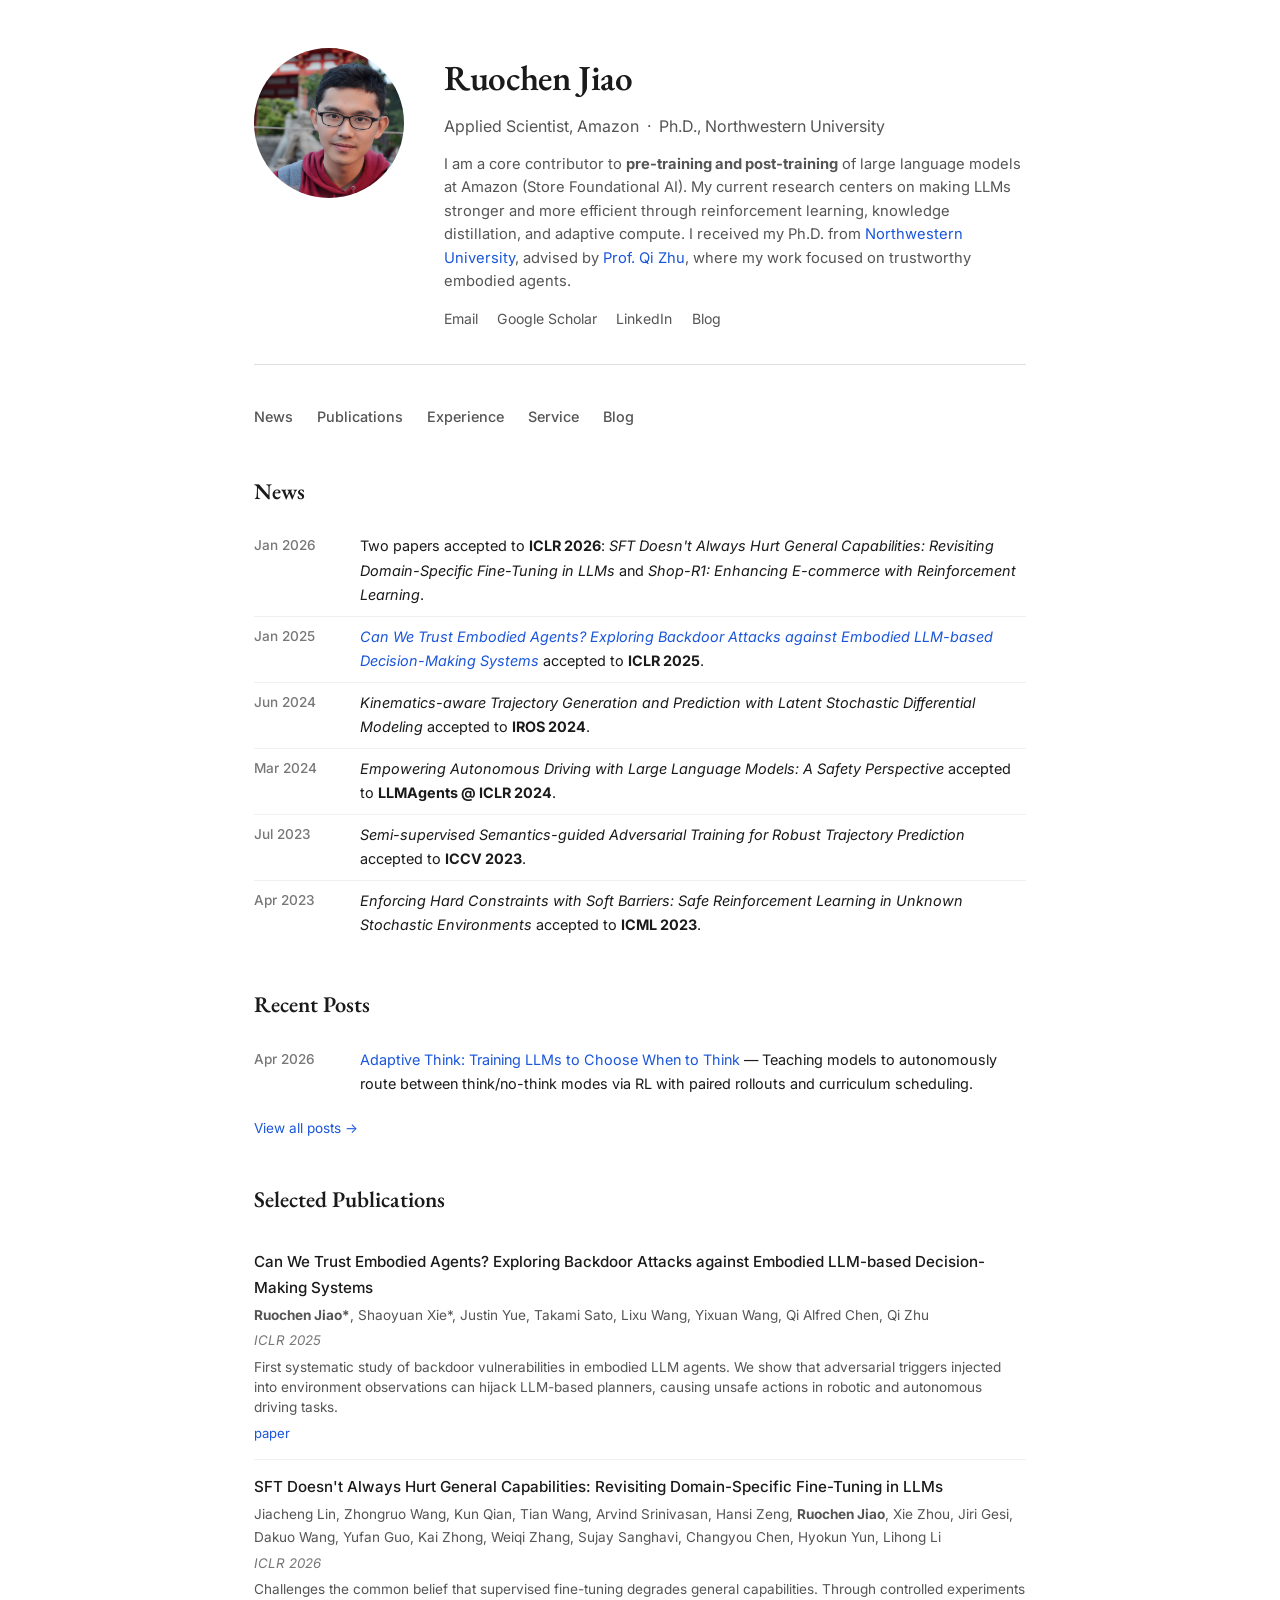
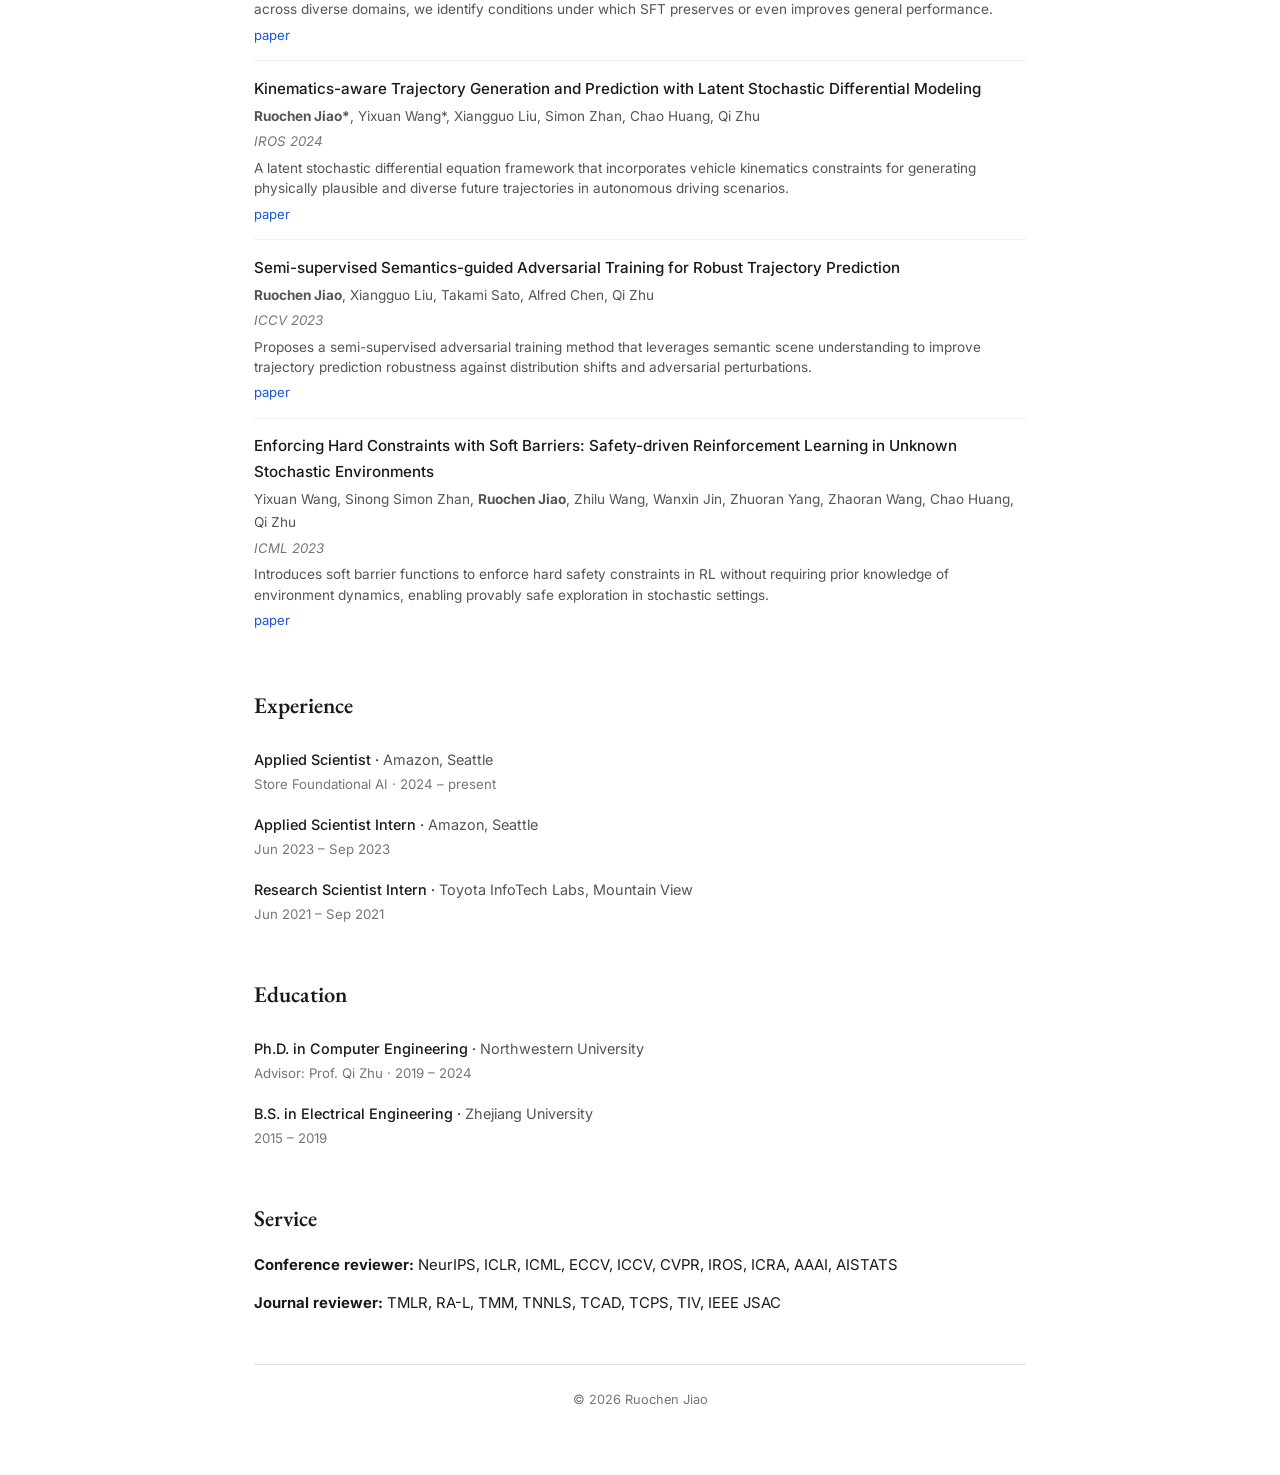
<file: static/index.html>
<!DOCTYPE html>
<html lang="en">
<head>
  <meta charset="UTF-8">
  <title>Ruochen Jiao</title>
  <meta name="viewport" content="width=device-width, initial-scale=1">
  <meta name="description" content="Ruochen Jiao – Applied Scientist at Amazon, Ph.D. from Northwestern University. Research in LLM post-training, RL, and trustworthy AI.">
  <link rel="preconnect" href="https://fonts.googleapis.com">
  <link rel="preconnect" href="https://fonts.gstatic.com" crossorigin>
  <link href="https://fonts.googleapis.com/css2?family=EB+Garamond:ital,wght@0,400;0,600;1,400&family=Inter:wght@300;400;500;600&display=swap" rel="stylesheet">
  <style>
    :root {
      --text: #1a1a1a;
      --text-secondary: #555;
      --text-light: #777;
      --accent: #1a56db;
      --border: #e0e0e0;
      --bg: #ffffff;
      --max-width: 820px;
    }

    * { margin: 0; padding: 0; box-sizing: border-box; }

    body {
      font-family: 'Inter', -apple-system, sans-serif;
      font-size: 15px;
      line-height: 1.7;
      color: var(--text);
      background: var(--bg);
      -webkit-font-smoothing: antialiased;
    }

    a { color: var(--accent); text-decoration: none; }
    a:hover { text-decoration: underline; }

    .container {
      max-width: var(--max-width);
      margin: 0 auto;
      padding: 3rem 1.5rem 4rem;
    }

    /* Header */
    .header {
      display: flex;
      gap: 2.5rem;
      align-items: flex-start;
      margin-bottom: 2.5rem;
      padding-bottom: 2rem;
      border-bottom: 1px solid var(--border);
    }

    .avatar {
      width: 150px;
      height: 150px;
      border-radius: 50%;
      object-fit: cover;
      flex-shrink: 0;
    }

    .header-info h1 {
      font-family: 'EB Garamond', serif;
      font-size: 2.2rem;
      font-weight: 600;
      margin-bottom: 0.3rem;
      letter-spacing: -0.01em;
    }

    .header-info .subtitle {
      font-size: 1rem;
      color: var(--text-secondary);
      margin-bottom: 0.8rem;
      font-weight: 400;
    }

    .header-info .bio {
      font-size: 0.92rem;
      color: var(--text-secondary);
      line-height: 1.6;
      margin-bottom: 0.8rem;
    }

    .header-links {
      display: flex;
      flex-wrap: wrap;
      gap: 0.4rem 1.2rem;
      font-size: 0.88rem;
    }

    .header-links a {
      color: var(--text-secondary);
      border-bottom: 1px solid transparent;
    }

    .header-links a:hover {
      color: var(--accent);
      text-decoration: none;
      border-bottom-color: var(--accent);
    }

    /* Navigation */
    nav {
      display: flex;
      gap: 1.5rem;
      margin-bottom: 2.5rem;
      font-size: 0.9rem;
      font-weight: 500;
    }

    nav a {
      color: var(--text-secondary);
      padding-bottom: 2px;
      border-bottom: 1.5px solid transparent;
      transition: all 0.15s;
    }

    nav a:hover {
      color: var(--text);
      text-decoration: none;
      border-bottom-color: var(--text);
    }

    /* Sections */
    section { margin-bottom: 2.5rem; }

    section h2 {
      font-family: 'EB Garamond', serif;
      font-size: 1.4rem;
      font-weight: 600;
      margin-bottom: 1rem;
      color: var(--text);
    }

    section p {
      margin-bottom: 0.8rem;
      font-size: 0.93rem;
    }

    /* News */
    .news-list { list-style: none; }

    .news-list li {
      display: grid;
      grid-template-columns: 90px 1fr;
      gap: 1rem;
      padding: 0.5rem 0;
      font-size: 0.9rem;
      border-bottom: 1px solid #f0f0f0;
    }

    .news-list li:last-child { border-bottom: none; }

    .news-date {
      color: var(--text-light);
      font-size: 0.85rem;
      font-weight: 500;
    }

    /* Publications */
    .pub-list { list-style: none; }

    .pub-list li {
      padding: 0.9rem 0;
      border-bottom: 1px solid #f0f0f0;
    }

    .pub-list li:last-child { border-bottom: none; }

    .pub-title {
      font-weight: 500;
      font-size: 0.95rem;
      margin-bottom: 0.2rem;
    }

    .pub-authors {
      font-size: 0.85rem;
      color: var(--text-secondary);
      margin-bottom: 0.15rem;
    }

    .pub-venue {
      font-size: 0.83rem;
      color: var(--text-light);
      font-style: italic;
    }

    .pub-links {
      margin-top: 0.25rem;
      font-size: 0.82rem;
    }

    .pub-desc {
      font-size: 0.85rem;
      color: var(--text-secondary);
      margin-top: 0.3rem;
      line-height: 1.5;
    }

    .pub-links a { margin-right: 0.8rem; }

    /* Experience */
    .exp-list { list-style: none; }

    .exp-list li {
      padding: 0.5rem 0;
      font-size: 0.9rem;
    }

    .exp-list .role { font-weight: 500; }
    .exp-list .org { color: var(--text-secondary); }
    .exp-list .period { color: var(--text-light); font-size: 0.83rem; }

    /* Footer */
    footer {
      margin-top: 3rem;
      padding-top: 1.5rem;
      border-top: 1px solid var(--border);
      font-size: 0.8rem;
      color: var(--text-light);
      text-align: center;
    }

    /* Responsive */
    @media (max-width: 600px) {
      .header {
        flex-direction: column;
        align-items: center;
        text-align: center;
      }
      .header-info h1 { font-size: 1.8rem; }
      .avatar { width: 120px; height: 120px; }
      .header-links { justify-content: center; }
      nav { justify-content: center; flex-wrap: wrap; gap: 1rem; }
      .news-list li { grid-template-columns: 1fr; gap: 0.2rem; }
    }
  </style>
</head>
<body>
  <div class="container">

    <header class="header">
      <img src="pic/RJ_1.jpg" alt="Ruochen Jiao" class="avatar">
      <div class="header-info">
        <h1>Ruochen Jiao</h1>
        <p class="subtitle">Applied Scientist, Amazon &nbsp;·&nbsp; Ph.D., Northwestern University</p>
        <p class="bio">
          I am a core contributor to <strong>pre-training and post-training</strong> of large language models at Amazon (Store Foundational AI).
          My current research centers on making LLMs stronger and more efficient through reinforcement learning, knowledge distillation, and adaptive compute.
          I received my Ph.D. from <a href="https://www.northwestern.edu">Northwestern University</a>, advised by
          <a href="https://www.mccormick.northwestern.edu/research-faculty/directory/profiles/zhu-qi.html">Prof. Qi Zhu</a>,
          where my work focused on trustworthy embodied agents.
        </p>
        <div class="header-links">
          <a href="mailto:ruochen.jiao@u.northwestern.edu">Email</a>
          <a href="https://scholar.google.com/citations?user=czdJjekAAAAJ&hl=en&oi=ao" target="_blank">Google Scholar</a>
          <a href="https://www.linkedin.com/in/ruochen-jiao-781512161/" target="_blank">LinkedIn</a>
          <a href="/blog/">Blog</a>
        </div>
      </div>
    </header>

    <nav>
      <a href="#news">News</a>
      <a href="#publications">Publications</a>
      <a href="#experience">Experience</a>
      <a href="#service">Service</a>
      <a href="/blog/">Blog</a>
    </nav>

    <section id="news">
      <h2>News</h2>
      <ul class="news-list">
        <li>
          <span class="news-date">Jan 2026</span>
          <span>Two papers accepted to <strong>ICLR 2026</strong>: <em>SFT Doesn't Always Hurt General Capabilities: Revisiting Domain-Specific Fine-Tuning in LLMs</em> and <em>Shop-R1: Enhancing E-commerce with Reinforcement Learning</em>.</span>
        </li>
        <li>
          <span class="news-date">Jan 2025</span>
          <span><em><a href="https://arxiv.org/abs/2405.20774">Can We Trust Embodied Agents? Exploring Backdoor Attacks against Embodied LLM-based Decision-Making Systems</a></em> accepted to <strong>ICLR 2025</strong>.</span>
        </li>
        <li>
          <span class="news-date">Jun 2024</span>
          <span><em>Kinematics-aware Trajectory Generation and Prediction with Latent Stochastic Differential Modeling</em> accepted to <strong>IROS 2024</strong>.</span>
        </li>
        <li>
          <span class="news-date">Mar 2024</span>
          <span><em>Empowering Autonomous Driving with Large Language Models: A Safety Perspective</em> accepted to <strong>LLMAgents @ ICLR 2024</strong>.</span>
        </li>
        <li>
          <span class="news-date">Jul 2023</span>
          <span><em>Semi-supervised Semantics-guided Adversarial Training for Robust Trajectory Prediction</em> accepted to <strong>ICCV 2023</strong>.</span>
        </li>
        <li>
          <span class="news-date">Apr 2023</span>
          <span><em>Enforcing Hard Constraints with Soft Barriers: Safe Reinforcement Learning in Unknown Stochastic Environments</em> accepted to <strong>ICML 2023</strong>.</span>
        </li>
      </ul>
    </section>

    <section id="blog">
      <h2>Recent Posts</h2>
      <ul class="news-list">
        <li>
          <span class="news-date">Apr 2026</span>
          <span><a href="/blog/adaptive-think/">Adaptive Think: Training LLMs to Choose When to Think</a> — Teaching models to autonomously route between think/no-think modes via RL with paired rollouts and curriculum scheduling.</span>
        </li>
      </ul>
      <p style="font-size:0.85rem; margin-top:0.8rem;"><a href="/blog/">View all posts →</a></p>
    </section>

    <section id="publications">
      <h2>Selected Publications</h2>
      <ul class="pub-list">
        <li>
          <div class="pub-title">Can We Trust Embodied Agents? Exploring Backdoor Attacks against Embodied LLM-based Decision-Making Systems</div>
          <div class="pub-authors"><strong>Ruochen Jiao*</strong>, Shaoyuan Xie*, Justin Yue, Takami Sato, Lixu Wang, Yixuan Wang, Qi Alfred Chen, Qi Zhu</div>
          <div class="pub-venue">ICLR 2025</div>
          <div class="pub-desc">First systematic study of backdoor vulnerabilities in embodied LLM agents. We show that adversarial triggers injected into environment observations can hijack LLM-based planners, causing unsafe actions in robotic and autonomous driving tasks.</div>
          <div class="pub-links"><a href="https://arxiv.org/abs/2405.20774">paper</a></div>
        </li>
        <li>
          <div class="pub-title">SFT Doesn't Always Hurt General Capabilities: Revisiting Domain-Specific Fine-Tuning in LLMs</div>
          <div class="pub-authors">Jiacheng Lin, Zhongruo Wang, Kun Qian, Tian Wang, Arvind Srinivasan, Hansi Zeng, <strong>Ruochen Jiao</strong>, Xie Zhou, Jiri Gesi, Dakuo Wang, Yufan Guo, Kai Zhong, Weiqi Zhang, Sujay Sanghavi, Changyou Chen, Hyokun Yun, Lihong Li</div>
          <div class="pub-venue">ICLR 2026</div>
          <div class="pub-desc">Challenges the common belief that supervised fine-tuning degrades general capabilities. Through controlled experiments across diverse domains, we identify conditions under which SFT preserves or even improves general performance.</div>
          <div class="pub-links"><a href="https://arxiv.org/abs/2509.20758">paper</a></div>
        </li>
        <li>
          <div class="pub-title">Kinematics-aware Trajectory Generation and Prediction with Latent Stochastic Differential Modeling</div>
          <div class="pub-authors"><strong>Ruochen Jiao*</strong>, Yixuan Wang*, Xiangguo Liu, Simon Zhan, Chao Huang, Qi Zhu</div>
          <div class="pub-venue">IROS 2024</div>
          <div class="pub-desc">A latent stochastic differential equation framework that incorporates vehicle kinematics constraints for generating physically plausible and diverse future trajectories in autonomous driving scenarios.</div>
          <div class="pub-links"><a href="https://ieeexplore.ieee.org/abstract/document/10802438">paper</a></div>
        </li>
        <li>
          <div class="pub-title">Semi-supervised Semantics-guided Adversarial Training for Robust Trajectory Prediction</div>
          <div class="pub-authors"><strong>Ruochen Jiao</strong>, Xiangguo Liu, Takami Sato, Alfred Chen, Qi Zhu</div>
          <div class="pub-venue">ICCV 2023</div>
          <div class="pub-desc">Proposes a semi-supervised adversarial training method that leverages semantic scene understanding to improve trajectory prediction robustness against distribution shifts and adversarial perturbations.</div>
          <div class="pub-links"><a href="https://openaccess.thecvf.com/content/ICCV2023/html/Jiao_Semi-supervised_Semantics-guided_Adversarial_Training_for_Robust_Trajectory_Prediction_ICCV_2023_paper.html">paper</a></div>
        </li>
        <li>
          <div class="pub-title">Enforcing Hard Constraints with Soft Barriers: Safety-driven Reinforcement Learning in Unknown Stochastic Environments</div>
          <div class="pub-authors">Yixuan Wang, Sinong Simon Zhan, <strong>Ruochen Jiao</strong>, Zhilu Wang, Wanxin Jin, Zhuoran Yang, Zhaoran Wang, Chao Huang, Qi Zhu</div>
          <div class="pub-venue">ICML 2023</div>
          <div class="pub-desc">Introduces soft barrier functions to enforce hard safety constraints in RL without requiring prior knowledge of environment dynamics, enabling provably safe exploration in stochastic settings.</div>
          <div class="pub-links"><a href="https://proceedings.mlr.press/v202/wang23as.html">paper</a></div>
        </li>
      </ul>
    </section>

    <section id="experience">
      <h2>Experience</h2>
      <ul class="exp-list">
        <li>
          <span class="role">Applied Scientist</span> · <span class="org">Amazon, Seattle</span><br>
          <span class="period">Store Foundational AI · 2024 – present</span>
        </li>
        <li>
          <span class="role">Applied Scientist Intern</span> · <span class="org">Amazon, Seattle</span><br>
          <span class="period">Jun 2023 – Sep 2023</span>
        </li>
        <li>
          <span class="role">Research Scientist Intern</span> · <span class="org">Toyota InfoTech Labs, Mountain View</span><br>
          <span class="period">Jun 2021 – Sep 2021</span>
        </li>
      </ul>
    </section>

    <section id="education">
      <h2>Education</h2>
      <ul class="exp-list">
        <li>
          <span class="role">Ph.D. in Computer Engineering</span> · <span class="org">Northwestern University</span><br>
          <span class="period">Advisor: Prof. Qi Zhu · 2019 – 2024</span>
        </li>
        <li>
          <span class="role">B.S. in Electrical Engineering</span> · <span class="org">Zhejiang University </span><br>
          <span class="period">2015 – 2019</span>
        </li>
      </ul>
    </section>

    <section id="service">
      <h2>Service</h2>
      <p><strong>Conference reviewer:</strong> NeurIPS, ICLR, ICML, ECCV, ICCV, CVPR, IROS, ICRA, AAAI, AISTATS</p>
      <p><strong>Journal reviewer:</strong> TMLR, RA-L, TMM, TNNLS, TCAD, TCPS, TIV, IEEE JSAC</p>
    </section>

    <footer>
      &copy; <script>document.write(new Date().getFullYear())</script> Ruochen Jiao
    </footer>

  </div>
</body>
</html>
</file>
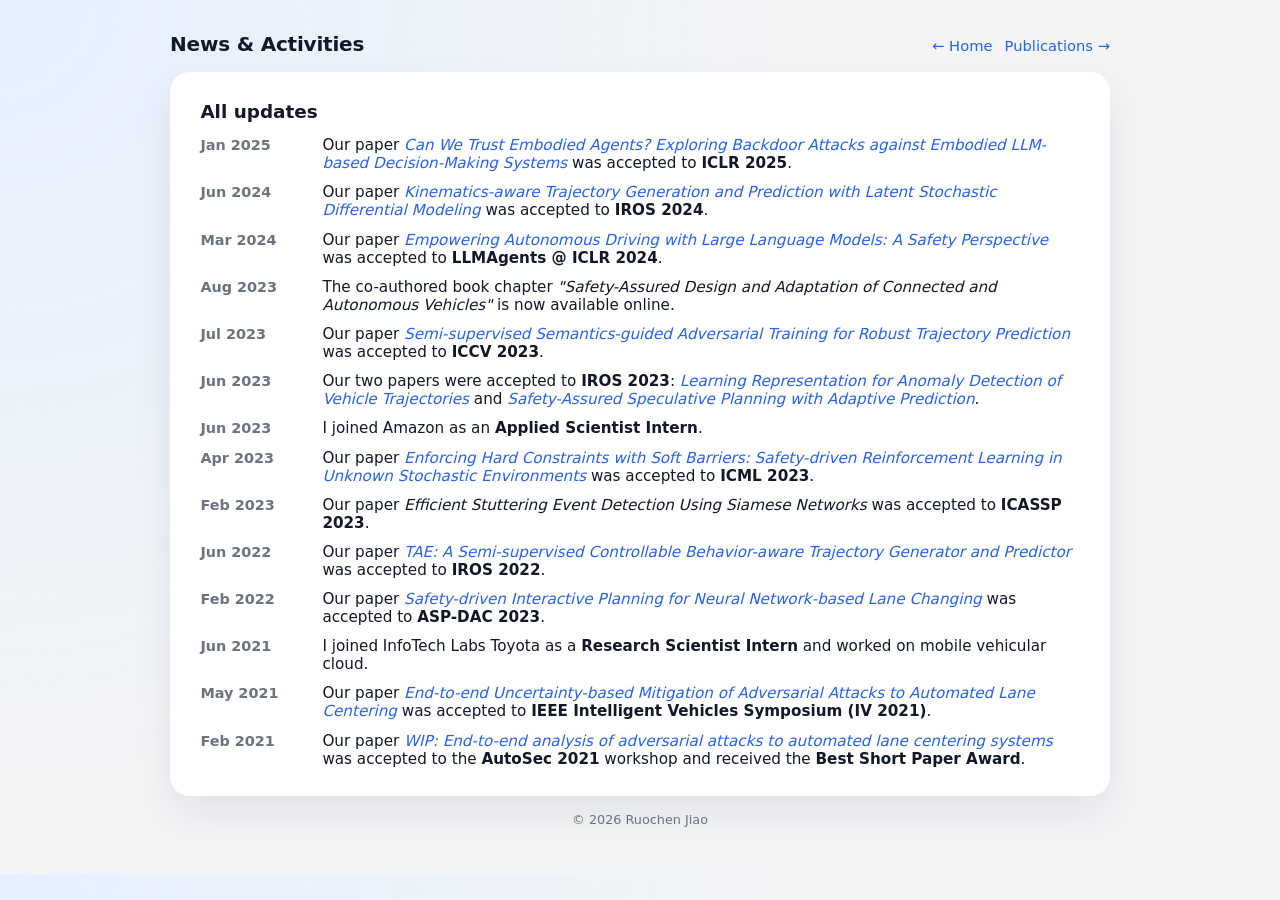
<file: activities.html>
<!-- =========================
     File 1: activities.html
     ========================= -->
<!DOCTYPE html>
<html lang="en">
<head>
  <meta charset="UTF-8" />
  <title>News & Activities | Ruochen Jiao</title>
  <meta name="viewport" content="width=device-width, initial-scale=1" />
  <meta name="description" content="News and activities of Ruochen Jiao" />
  <style>
    :root {
      --bg: #f3f4f6;
      --card-bg: #ffffff;
      --accent: #2563eb;
      --border-subtle: #e5e7eb;
      --text-main: #111827;
      --text-muted: #6b7280;
      --shadow-soft: 0 18px 40px rgba(15, 23, 42, 0.08);
      --radius-lg: 1.25rem;
      --maxw: 980px;
    }
    *, *::before, *::after { box-sizing: border-box; }
    body {
      margin: 0;
      font-family: -apple-system, BlinkMacSystemFont, "Segoe UI", system-ui,
        -system-ui, "Helvetica Neue", Arial, sans-serif;
      color: var(--text-main);
      background: radial-gradient(circle at top left, #e5f0ff 0, transparent 50%), var(--bg);
    }
    a { color: var(--accent); text-decoration: none; }
    a:hover { text-decoration: underline; }

    .wrap {
      max-width: var(--maxw);
      margin: 0 auto;
      padding: 2rem 1.25rem 3rem;
    }
    .top {
      display: flex;
      align-items: baseline;
      justify-content: space-between;
      gap: 1rem;
      margin-bottom: 1rem;
    }
    .top h1 {
      margin: 0;
      font-size: 1.25rem;
      letter-spacing: -0.2px;
    }
    .top .nav {
      font-size: 0.92rem;
      color: var(--text-muted);
      display: flex;
      gap: 0.75rem;
      flex-wrap: wrap;
    }

    .card {
      background: var(--card-bg);
      border-radius: var(--radius-lg);
      padding: 1.8rem 1.9rem;
      box-shadow: var(--shadow-soft);
    }
    .card h2 {
      margin: 0 0 0.9rem;
      font-size: 1.15rem;
    }

    .timeline {
      list-style: none;
      padding-left: 0;
      margin: 0.5rem 0 0;
      display: flex;
      flex-direction: column;
      gap: 0.7rem;
    }
    .timeline li {
      display: grid;
      grid-template-columns: 110px minmax(0, 1fr);
      gap: 0.75rem;
      align-items: baseline;
      font-size: 0.95rem;
    }
    .time-label {
      font-weight: 600;
      color: var(--text-muted);
      font-size: 0.9rem;
      white-space: nowrap;
    }

    .footer {
      text-align: center;
      font-size: 0.8rem;
      color: var(--text-muted);
      margin-top: 1rem;
    }

    @media (max-width: 600px) {
      .timeline li { grid-template-columns: 90px minmax(0, 1fr); }
    }
  </style>
</head>
<body>
  <div class="wrap">
    <div class="top">
      <h1>News & Activities</h1>
      <div class="nav">
        <a href="index.html">← Home</a>
        <a href="publications.html">Publications →</a>
      </div>
    </div>

    <section class="card">
      <h2>All updates</h2>
      <ul class="timeline">
        <li>
          <span class="time-label">Jan 2025</span>
          <div>
            Our paper
            <a href="https://arxiv.org/pdf/2405.20774" target="_blank" rel="noopener">
              <em>Can We Trust Embodied Agents? Exploring Backdoor Attacks against Embodied LLM-based Decision-Making Systems</em>
            </a>
            was accepted to <strong>ICLR 2025</strong>.
          </div>
        </li>
        <li>
          <span class="time-label">Jun 2024</span>
          <div>
            Our paper
            <a href="https://arxiv.org/pdf/2309.09317" target="_blank" rel="noopener">
              <em>Kinematics-aware Trajectory Generation and Prediction with Latent Stochastic Differential Modeling</em>
            </a>
            was accepted to <strong>IROS 2024</strong>.
          </div>
        </li>
        <li>
          <span class="time-label">Mar 2024</span>
          <div>
            Our paper
            <a href="https://arxiv.org/pdf/2312.00812.pdf" target="_blank" rel="noopener">
              <em>Empowering Autonomous Driving with Large Language Models: A Safety Perspective</em>
            </a>
            was accepted to <strong>LLMAgents @ ICLR 2024</strong>.
          </div>
        </li>
        <li>
          <span class="time-label">Aug 2023</span>
          <div>
            The co-authored book chapter <em>"Safety-Assured Design and Adaptation of Connected and Autonomous Vehicles"</em>
            is now available online.
          </div>
        </li>
        <li>
          <span class="time-label">Jul 2023</span>
          <div>
            Our paper
            <a href="https://arxiv.org/pdf/2205.14230.pdf" target="_blank" rel="noopener">
              <em>Semi-supervised Semantics-guided Adversarial Training for Robust Trajectory Prediction</em>
            </a>
            was accepted to <strong>ICCV 2023</strong>.
          </div>
        </li>
        <li>
          <span class="time-label">Jun 2023</span>
          <div>
            Our two papers were accepted to <strong>IROS 2023</strong>:
            <a href="https://arxiv.org/pdf/2303.05000.pdf" target="_blank" rel="noopener"><em>Learning Representation for Anomaly Detection of Vehicle Trajectories</em></a>
            and
            <a href="https://arxiv.org/pdf/2307.11876" target="_blank" rel="noopener"><em>Safety-Assured Speculative Planning with Adaptive Prediction</em></a>.
          </div>
        </li>
        <li>
          <span class="time-label">Jun 2023</span>
          <div>
            I joined Amazon as an <strong>Applied Scientist Intern</strong>.
          </div>
        </li>
        <li>
          <span class="time-label">Apr 2023</span>
          <div>
            Our paper
            <a href="https://arxiv.org/pdf/2209.15090.pdf" target="_blank" rel="noopener">
              <em>Enforcing Hard Constraints with Soft Barriers: Safety-driven Reinforcement Learning in Unknown Stochastic Environments</em>
            </a>
            was accepted to <strong>ICML 2023</strong>.
          </div>
        </li>
        <li>
          <span class="time-label">Feb 2023</span>
          <div>
            Our paper <em>Efficient Stuttering Event Detection Using Siamese Networks</em>
            was accepted to <strong>ICASSP 2023</strong>.
          </div>
        </li>
        <li>
          <span class="time-label">Jun 2022</span>
          <div>
            Our paper
            <a href="https://arxiv.org/pdf/2203.01261.pdf" target="_blank" rel="noopener">
              <em>TAE: A Semi-supervised Controllable Behavior-aware Trajectory Generator and Predictor</em>
            </a>
            was accepted to <strong>IROS 2022</strong>.
          </div>
        </li>
        <li>
          <span class="time-label">Feb 2022</span>
          <div>
            Our paper
            <a href="https://dl.acm.org/doi/pdf/10.1145/3566097.3567847" target="_blank" rel="noopener">
              <em>Safety-driven Interactive Planning for Neural Network-based Lane Changing</em>
            </a>
            was accepted to <strong>ASP-DAC 2023</strong>.
          </div>
        </li>
        <li>
          <span class="time-label">Jun 2021</span>
          <div>
            I joined InfoTech Labs Toyota as a <strong>Research Scientist Intern</strong> and worked on mobile vehicular cloud.
          </div>
        </li>
        <li>
          <span class="time-label">May 2021</span>
          <div>
            Our paper
            <a href="https://arxiv.org/pdf/2103.00345.pdf" target="_blank" rel="noopener">
              <em>End-to-end Uncertainty-based Mitigation of Adversarial Attacks to Automated Lane Centering</em>
            </a>
            was accepted to <strong>IEEE Intelligent Vehicles Symposium (IV 2021)</strong>.
          </div>
        </li>
        <li>
          <span class="time-label">Feb 2021</span>
          <div>
            Our paper
            <a href="https://par.nsf.gov/servlets/purl/10289738" target="_blank" rel="noopener">
              <em>WIP: End-to-end analysis of adversarial attacks to automated lane centering systems</em>
            </a>
            was accepted to the <strong>AutoSec 2021</strong> workshop and received the <strong>Best Short Paper Award</strong>.
          </div>
        </li>
      </ul>
    </section>

    <div class="footer">© <span id="yearA"></span> Ruochen Jiao</div>
  </div>

  <script>
    document.getElementById('yearA').textContent = new Date().getFullYear();
  </script>
</body>
</html>
</file>
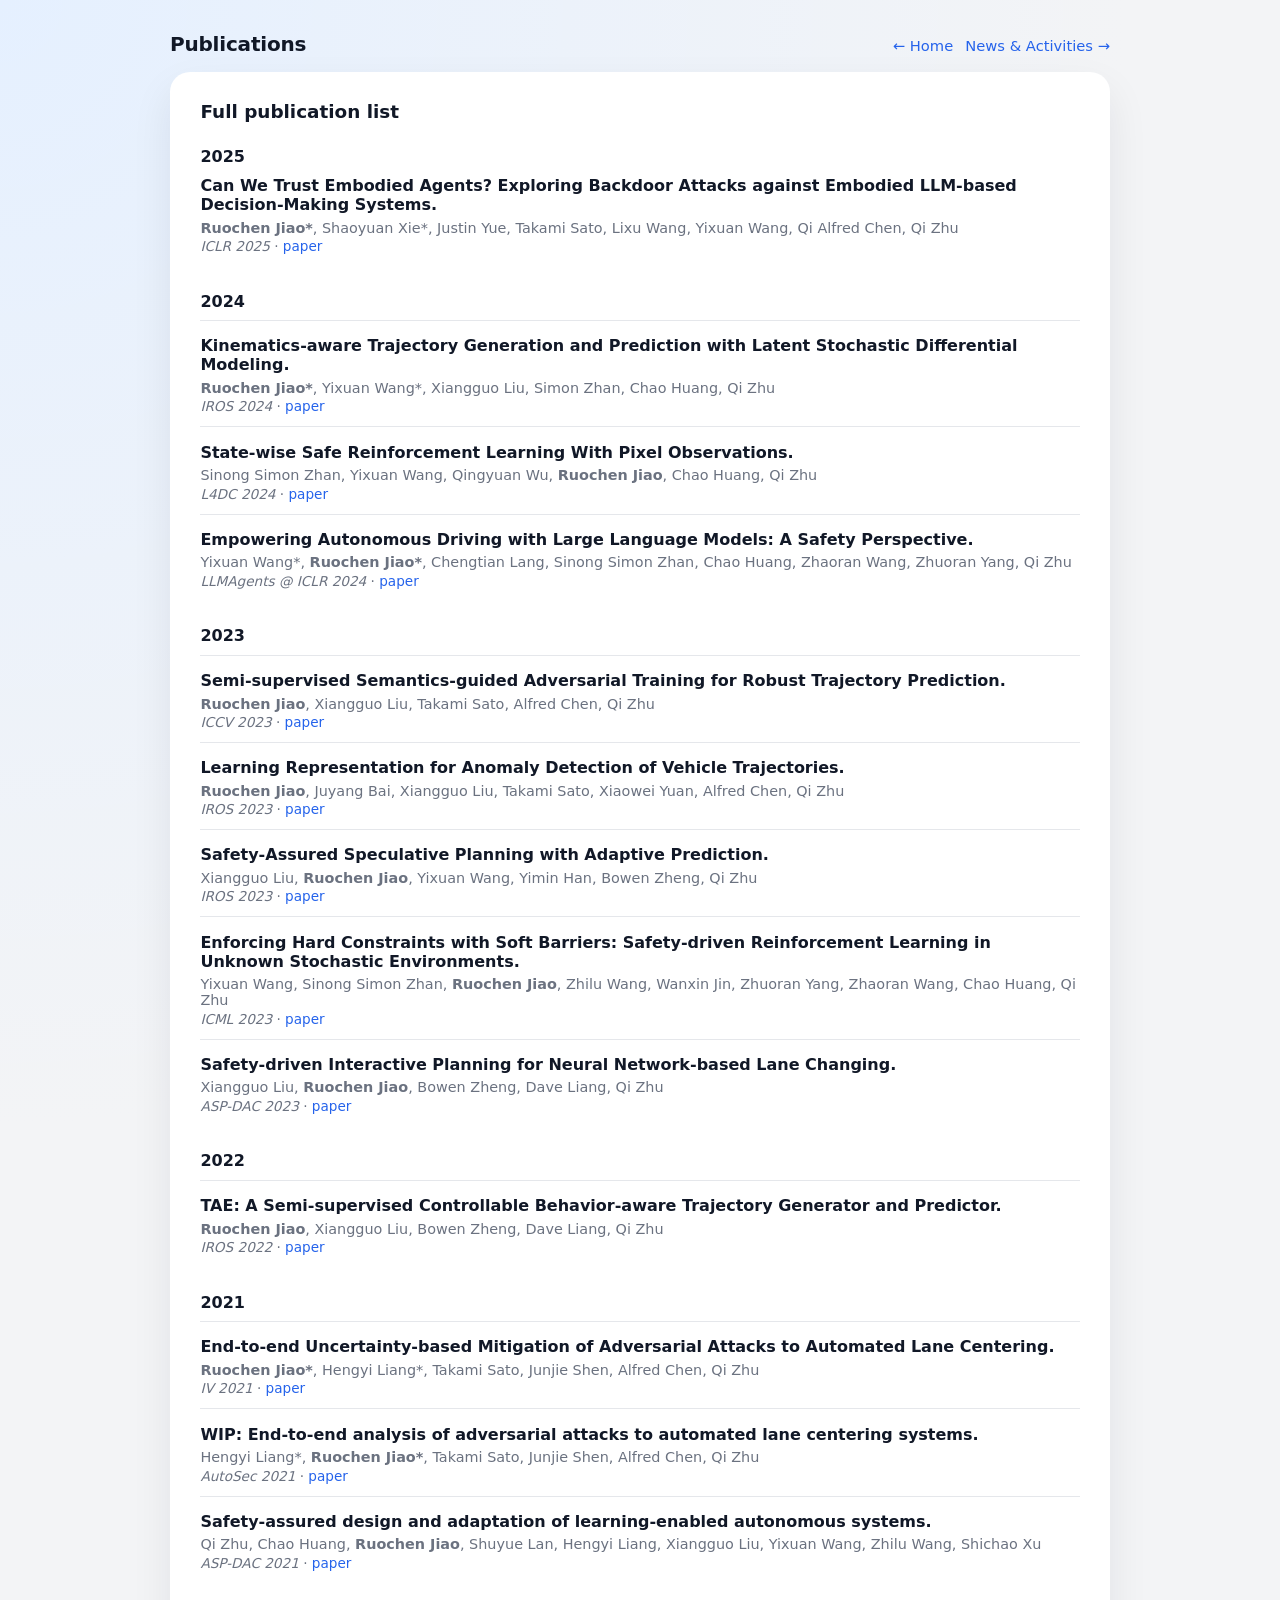
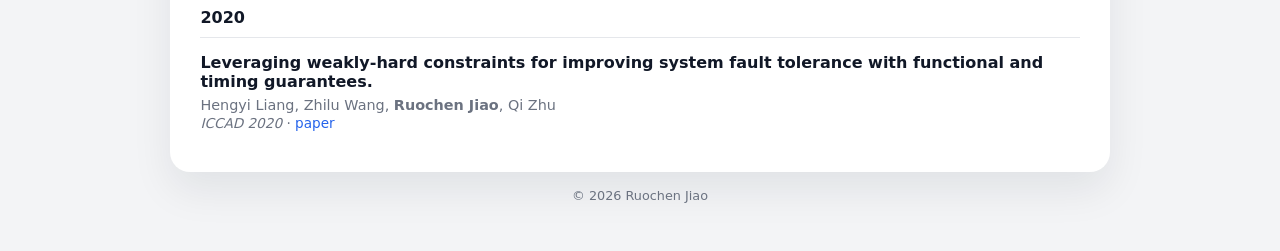
<file: publications.html>
<!-- =========================
     File 2: publications.html
     ========================= -->
<!DOCTYPE html>
<html lang="en">
<head>
  <meta charset="UTF-8" />
  <title>Publications | Ruochen Jiao</title>
  <meta name="viewport" content="width=device-width, initial-scale=1" />
  <meta name="description" content="Publications of Ruochen Jiao" />
  <style>
    :root {
      --bg: #f3f4f6;
      --card-bg: #ffffff;
      --accent: #2563eb;
      --border-subtle: #e5e7eb;
      --text-main: #111827;
      --text-muted: #6b7280;
      --shadow-soft: 0 18px 40px rgba(15, 23, 42, 0.08);
      --radius-lg: 1.25rem;
      --maxw: 980px;
    }
    *, *::before, *::after { box-sizing: border-box; }
    body {
      margin: 0;
      font-family: -apple-system, BlinkMacSystemFont, "Segoe UI", system-ui,
        -system-ui, "Helvetica Neue", Arial, sans-serif;
      color: var(--text-main);
      background: radial-gradient(circle at top left, #e5f0ff 0, transparent 50%), var(--bg);
    }
    a { color: var(--accent); text-decoration: none; }
    a:hover { text-decoration: underline; }

    .wrap {
      max-width: var(--maxw);
      margin: 0 auto;
      padding: 2rem 1.25rem 3rem;
    }
    .top {
      display: flex;
      align-items: baseline;
      justify-content: space-between;
      gap: 1rem;
      margin-bottom: 1rem;
    }
    .top h1 {
      margin: 0;
      font-size: 1.25rem;
      letter-spacing: -0.2px;
    }
    .top .nav {
      font-size: 0.92rem;
      color: var(--text-muted);
      display: flex;
      gap: 0.75rem;
      flex-wrap: wrap;
    }

    .card {
      background: var(--card-bg);
      border-radius: var(--radius-lg);
      padding: 1.8rem 1.9rem;
      box-shadow: var(--shadow-soft);
    }
    .card h2 {
      margin: 0 0 0.9rem;
      font-size: 1.15rem;
    }

    .year {
      margin: 1.6rem 0 0.6rem;
      font-size: 1rem;
      color: var(--text-main);
      font-weight: 700;
    }

    .pub { padding: 0.75rem 0; border-top: 1px solid var(--border-subtle); }
    .pub:first-of-type { border-top: none; padding-top: 0; }
    .pub h3 { margin: 0.2rem 0 0.35rem; font-size: 1rem; }
    .pub-authors { margin: 0.1rem 0; font-size: 0.9rem; color: var(--text-muted); }
    .pub-meta { margin: 0.15rem 0 0; font-size: 0.85rem; color: var(--text-muted); }

    .footer {
      text-align: center;
      font-size: 0.8rem;
      color: var(--text-muted);
      margin-top: 1rem;
    }
  </style>
</head>
<body>
  <div class="wrap">
    <div class="top">
      <h1>Publications</h1>
      <div class="nav">
        <a href="index.html">← Home</a>
        <a href="activities.html">News & Activities →</a>
      </div>
    </div>

    <section class="card">
      <h2>Full publication list</h2>

      <div class="year">2025</div>
      <article class="pub">
        <h3>Can We Trust Embodied Agents? Exploring Backdoor Attacks against Embodied LLM-based Decision-Making Systems.</h3>
        <p class="pub-authors"><strong>Ruochen Jiao*</strong>, Shaoyuan Xie*, Justin Yue, Takami Sato, Lixu Wang, Yixuan Wang, Qi Alfred Chen, Qi Zhu</p>
        <p class="pub-meta"><em>ICLR 2025</em> · <a href="https://arxiv.org/pdf/2405.20774" target="_blank" rel="noopener">paper</a></p>
      </article>

      <div class="year">2024</div>
      <article class="pub">
        <h3>Kinematics-aware Trajectory Generation and Prediction with Latent Stochastic Differential Modeling.</h3>
        <p class="pub-authors"><strong>Ruochen Jiao*</strong>, Yixuan Wang*, Xiangguo Liu, Simon Zhan, Chao Huang, Qi Zhu</p>
        <p class="pub-meta"><em>IROS 2024</em> · <a href="https://arxiv.org/pdf/2309.09317.pdf" target="_blank" rel="noopener">paper</a></p>
      </article>
      <article class="pub">
        <h3>State-wise Safe Reinforcement Learning With Pixel Observations.</h3>
        <p class="pub-authors">Sinong Simon Zhan, Yixuan Wang, Qingyuan Wu, <strong>Ruochen Jiao</strong>, Chao Huang, Qi Zhu</p>
        <p class="pub-meta"><em>L4DC 2024</em> · <a href="https://arxiv.org/pdf/2311.02227.pdf" target="_blank" rel="noopener">paper</a></p>
      </article>
      <article class="pub">
        <h3>Empowering Autonomous Driving with Large Language Models: A Safety Perspective.</h3>
        <p class="pub-authors">Yixuan Wang*, <strong>Ruochen Jiao*</strong>, Chengtian Lang, Sinong Simon Zhan, Chao Huang, Zhaoran Wang, Zhuoran Yang, Qi Zhu</p>
        <p class="pub-meta"><em>LLMAgents @ ICLR 2024</em> · <a href="https://arxiv.org/pdf/2312.00812.pdf" target="_blank" rel="noopener">paper</a></p>
      </article>

      <div class="year">2023</div>
      <article class="pub">
        <h3>Semi-supervised Semantics-guided Adversarial Training for Robust Trajectory Prediction.</h3>
        <p class="pub-authors"><strong>Ruochen Jiao</strong>, Xiangguo Liu, Takami Sato, Alfred Chen, Qi Zhu</p>
        <p class="pub-meta"><em>ICCV 2023</em> · <a href="https://arxiv.org/pdf/2205.14230.pdf" target="_blank" rel="noopener">paper</a></p>
      </article>
      <article class="pub">
        <h3>Learning Representation for Anomaly Detection of Vehicle Trajectories.</h3>
        <p class="pub-authors"><strong>Ruochen Jiao</strong>, Juyang Bai, Xiangguo Liu, Takami Sato, Xiaowei Yuan, Alfred Chen, Qi Zhu</p>
        <p class="pub-meta"><em>IROS 2023</em> · <a href="https://arxiv.org/pdf/2303.05000.pdf" target="_blank" rel="noopener">paper</a></p>
      </article>
      <article class="pub">
        <h3>Safety-Assured Speculative Planning with Adaptive Prediction.</h3>
        <p class="pub-authors">Xiangguo Liu, <strong>Ruochen Jiao</strong>, Yixuan Wang, Yimin Han, Bowen Zheng, Qi Zhu</p>
        <p class="pub-meta"><em>IROS 2023</em> · <a href="https://arxiv.org/pdf/2307.11876" target="_blank" rel="noopener">paper</a></p>
      </article>
      <article class="pub">
        <h3>Enforcing Hard Constraints with Soft Barriers: Safety-driven Reinforcement Learning in Unknown Stochastic Environments.</h3>
        <p class="pub-authors">Yixuan Wang, Sinong Simon Zhan, <strong>Ruochen Jiao</strong>, Zhilu Wang, Wanxin Jin, Zhuoran Yang, Zhaoran Wang, Chao Huang, Qi Zhu</p>
        <p class="pub-meta"><em>ICML 2023</em> · <a href="https://arxiv.org/pdf/2209.15090.pdf" target="_blank" rel="noopener">paper</a></p>
      </article>
      <article class="pub">
        <h3>Safety-driven Interactive Planning for Neural Network-based Lane Changing.</h3>
        <p class="pub-authors">Xiangguo Liu, <strong>Ruochen Jiao</strong>, Bowen Zheng, Dave Liang, Qi Zhu</p>
        <p class="pub-meta"><em>ASP-DAC 2023</em> · <a href="https://dl.acm.org/doi/pdf/10.1145/3566097.3567847" target="_blank" rel="noopener">paper</a></p>
      </article>

      <div class="year">2022</div>
      <article class="pub">
        <h3>TAE: A Semi-supervised Controllable Behavior-aware Trajectory Generator and Predictor.</h3>
        <p class="pub-authors"><strong>Ruochen Jiao</strong>, Xiangguo Liu, Bowen Zheng, Dave Liang, Qi Zhu</p>
        <p class="pub-meta"><em>IROS 2022</em> · <a href="https://arxiv.org/pdf/2203.01261.pdf" target="_blank" rel="noopener">paper</a></p>
      </article>

      <div class="year">2021</div>
      <article class="pub">
        <h3>End-to-end Uncertainty-based Mitigation of Adversarial Attacks to Automated Lane Centering.</h3>
        <p class="pub-authors"><strong>Ruochen Jiao*</strong>, Hengyi Liang*, Takami Sato, Junjie Shen, Alfred Chen, Qi Zhu</p>
        <p class="pub-meta"><em>IV 2021</em> · <a href="https://arxiv.org/pdf/2103.00345.pdf" target="_blank" rel="noopener">paper</a></p>
      </article>
      <article class="pub">
        <h3>WIP: End-to-end analysis of adversarial attacks to automated lane centering systems.</h3>
        <p class="pub-authors">Hengyi Liang*, <strong>Ruochen Jiao*</strong>, Takami Sato, Junjie Shen, Alfred Chen, Qi Zhu</p>
        <p class="pub-meta"><em>AutoSec 2021</em> · <a href="https://par.nsf.gov/servlets/purl/10289738" target="_blank" rel="noopener">paper</a></p>
      </article>
      <article class="pub">
        <h3>Safety-assured design and adaptation of learning-enabled autonomous systems.</h3>
        <p class="pub-authors">Qi Zhu, Chao Huang, <strong>Ruochen Jiao</strong>, Shuyue Lan, Hengyi Liang, Xiangguo Liu, Yixuan Wang, Zhilu Wang, Shichao Xu</p>
        <p class="pub-meta"><em>ASP-DAC 2021</em> · <a href="https://ieeexplore.ieee.org/document/9371602" target="_blank" rel="noopener">paper</a></p>
      </article>

      <div class="year">2020</div>
      <article class="pub">
        <h3>Leveraging weakly-hard constraints for improving system fault tolerance with functional and timing guarantees.</h3>
        <p class="pub-authors">Hengyi Liang, Zhilu Wang, <strong>Ruochen Jiao</strong>, Qi Zhu</p>
        <p class="pub-meta"><em>ICCAD 2020</em> · <a href="https://arxiv.org/pdf/2008.06192.pdf" target="_blank" rel="noopener">paper</a></p>
      </article>
    </section>

    <div class="footer">© <span id="yearP"></span> Ruochen Jiao</div>
  </div>

  <script>
    document.getElementById('yearP').textContent = new Date().getFullYear();
  </script>
</body>
</html>
</file>
